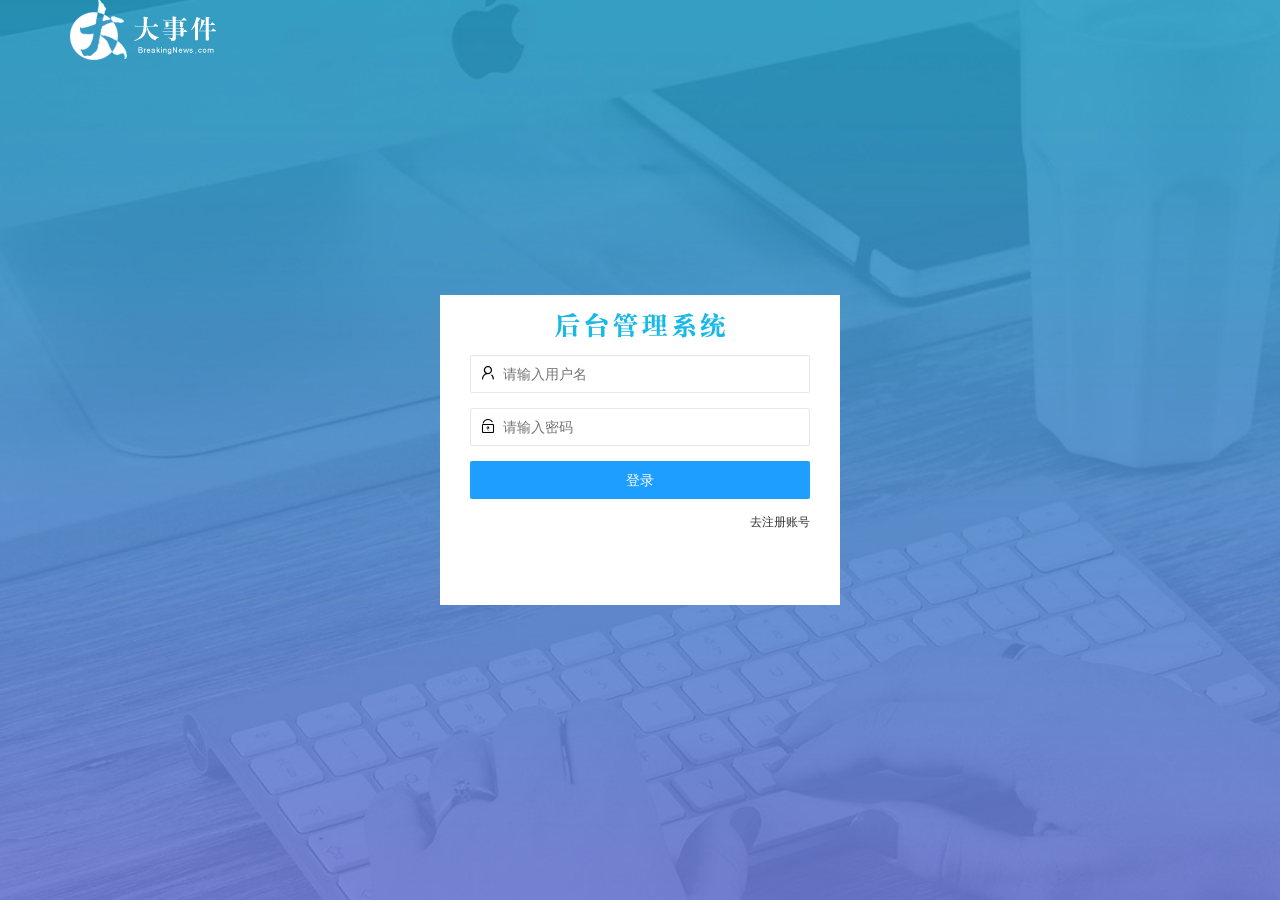
<file: login.html>
<!DOCTYPE html>
<html lang="zh-CN">

<head>
    <meta charset="UTF-8">
    <meta name="viewport" content="width=device-width, initial-scale=1.0">
    <title>大事件-登录/注册</title>
    <!-- 导入layui的样式表 -->
    <link rel="stylesheet" href="/assets/lib/layui/css/layui.css">
    <!-- 导入自己的样式表 -->
    <link rel="stylesheet" href="/assets/css/login.css">
</head>

<body>
    <!-- 头部的logo区域 -->
    <div class="layui-main">
        <img src="/assets/images/logo.png" alt="" />
    </div>
    <!-- 登录注册区域 -->
    <div class="loginAndRegBox">
        <div class="title-box"></div>
        <!-- 登录的div -->
        <div class="login-box">
            <!-- 登录的表单 -->
            <form class="layui-form" id="form_login">
                <!-- 用户名 -->
                <div class="layui-form-item">
                    <i class="layui-icon layui-icon-username"></i>
                    <input type="text" name="username" required lay-verify="required" placeholder="请输入用户名"
                        autocomplete="off" class="layui-input">
                </div>
                <!-- 密码框 -->
                <div class="layui-form-item">
                    <i class="layui-icon layui-icon-password"></i>
                    <input type="password" name="password" required lay-verify="required|pwd" placeholder="请输入密码"
                        autocomplete="off" class="layui-input">
                </div>
                <!-- 登录按钮 -->
                <div class="layui-form-item">
                    <button class="layui-btn layui-btn-fluid  layui-btn-normal" lay-submit>登录</button>
                </div>
                <div class="layui-form-item links">
                    <a href="javascript:;" id="link_reg">去注册账号</a>
                </div>
            </form>
        </div>
        <!-- 注册的div -->
        <div class="reg-box">
            <!-- 注册的表单 -->
            <form class="layui-form" id="form_reg">
                <!-- 用户名 -->
                <div class="layui-form-item">
                    <i class="layui-icon layui-icon-username"></i>
                    <input type="text" name="username" required lay-verify="required" placeholder="请输入用户名"
                        autocomplete="off" class="layui-input">
                </div>
                <!-- 密码框 -->
                <div class="layui-form-item">
                    <i class="layui-icon layui-icon-password"></i>
                    <input type="password" name="password" required lay-verify="required|pwd" placeholder="请输入密码"
                        autocomplete="off" class="layui-input">
                </div>
                <!-- 密码确认框 -->
                <div class="layui-form-item">
                    <i class="layui-icon layui-icon-password"></i>
                    <input type="password" name="repassword" required lay-verify="required|repwd" placeholder="再次确认密码"
                        autocomplete="off" class="layui-input">
                </div>
                <!-- 注册按钮 -->
                <div class="layui-form-item">
                    <button class="layui-btn layui-btn-fluid  layui-btn-normal" lay-submit>注册</button>
                </div>
                <div class="layui-form-item links">
                    <a href="javascript:;" id="link_login">去登录</a>
                </div>
            </form>
        </div>
    </div>
    <!-- 引入layui的js文件 -->
    <script src="/assets/lib/layui/layui.all.js"></script>
    <!-- 引入jquery文件 -->
    <script src="/assets/lib/jquery.js"></script>
    <!-- 导入自己封装的文件 -->
    <script src="/assets/js/baseAPI.js"></script>
    <!-- 引入自己的javascript文件 -->
    <script src="/assets/js/login.js"></script>

</body>

</html>
</file>
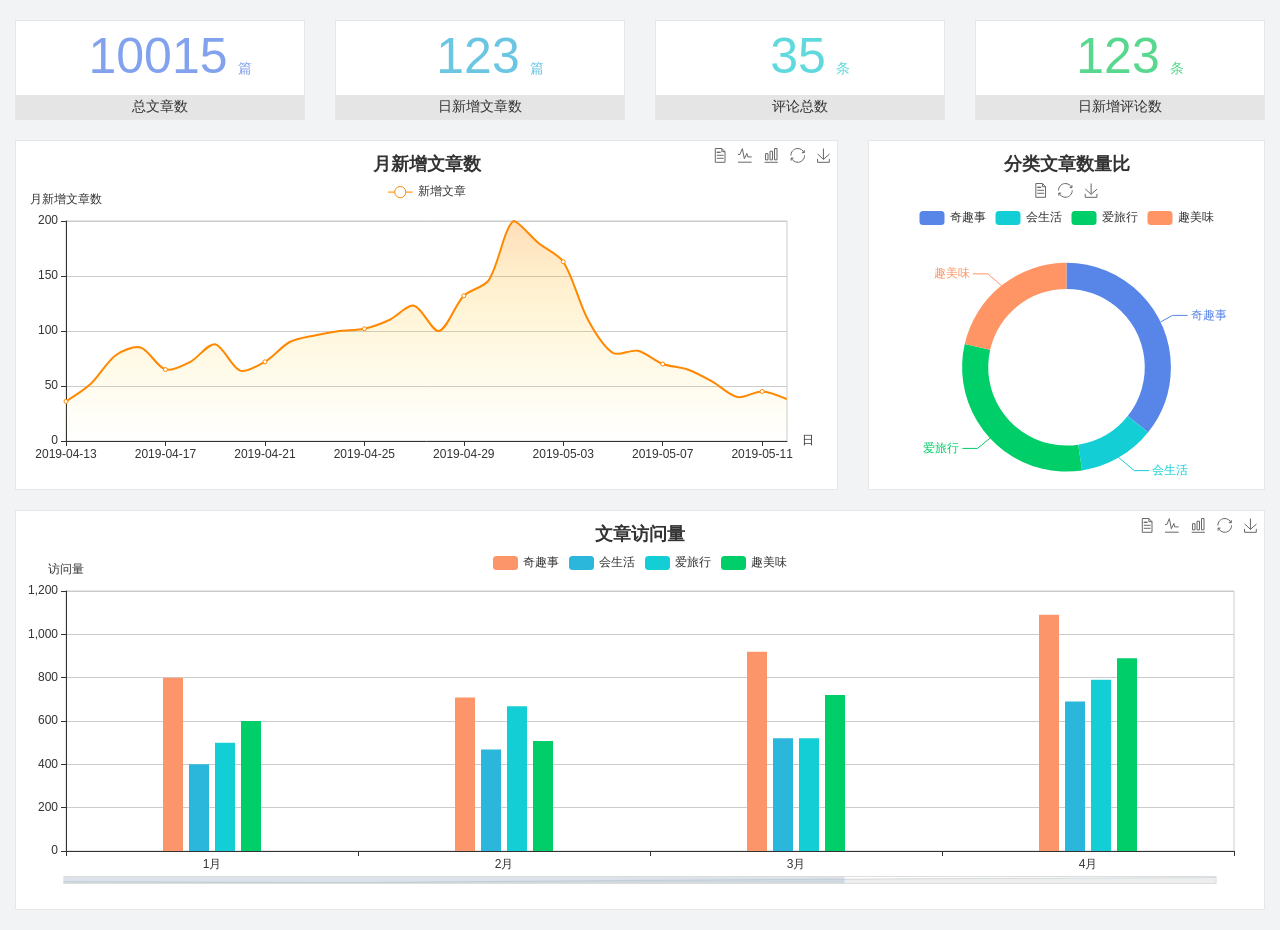
<file: home/dashboard.html>
<!DOCTYPE html>
<html lang="en">

<head>
  <meta charset="UTF-8">
  <meta name="viewport" content="width=device-width, initial-scale=1.0">
  <meta http-equiv="X-UA-Compatible" content="ie=edge">
  <title>图表统计</title>
  <link rel="stylesheet" href="../../assets/lib/bootstrap.css" />
  <link rel="stylesheet" href="../../assets/lib/main.css" />
  <script src="../../assets/lib/jquery.js"></script>
  <script type="text/javascript" src="../../assets/lib/echarts.min.js"></script>
</head>

<body>
  <div class="container-fluid">
    <div class="row spannel_list">
      <div class="col-sm-3 col-xs-6">
        <div class="spannel">
          <em>10015</em><span>篇</span>
          <b>总文章数</b>
        </div>
      </div>
      <div class="col-sm-3 col-xs-6">
        <div class="spannel scolor01">
          <em>123</em><span>篇</span>
          <b>日新增文章数</b>
        </div>
      </div>
      <div class="col-sm-3 col-xs-6">
        <div class="spannel scolor02">
          <em>35</em><span>条</span>
          <b>评论总数</b>
        </div>
      </div>
      <div class="col-sm-3 col-xs-6">
        <div class="spannel scolor03">
          <em>123</em><span>条</span>
          <b>日新增评论数</b>
        </div>
      </div>
    </div>
  </div>

  <div class="container-fluid">
    <div class="row curve-pie">
      <div class="col-lg-8 col-md-8">
        <div class="gragh_pannel" id="curve_show"></div>
      </div>
      <div class="col-lg-4 col-md-4">
        <div class="gragh_pannel" id="pie_show"></div>
      </div>
    </div>
  </div>

  <div class="container-fluid">
    <div class="column_pannel" id="column_show"></div>
  </div>

  <script>
    var oChart = echarts.init(document.getElementById('curve_show'));
    var aList_all = [
      { 'count': 36, 'date': '2019-04-13' },
      { 'count': 52, 'date': '2019-04-14' },
      { 'count': 78, 'date': '2019-04-15' },
      { 'count': 85, 'date': '2019-04-16' },
      { 'count': 65, 'date': '2019-04-17' },
      { 'count': 72, 'date': '2019-04-18' },
      { 'count': 88, 'date': '2019-04-19' },
      { 'count': 64, 'date': '2019-04-20' },
      { 'count': 72, 'date': '2019-04-21' },
      { 'count': 90, 'date': '2019-04-22' },
      { 'count': 96, 'date': '2019-04-23' },
      { 'count': 100, 'date': '2019-04-24' },
      { 'count': 102, 'date': '2019-04-25' },
      { 'count': 110, 'date': '2019-04-26' },
      { 'count': 123, 'date': '2019-04-27' },
      { 'count': 100, 'date': '2019-04-28' },
      { 'count': 132, 'date': '2019-04-29' },
      { 'count': 146, 'date': '2019-04-30' },
      { 'count': 200, 'date': '2019-05-01' },
      { 'count': 180, 'date': '2019-05-02' },
      { 'count': 163, 'date': '2019-05-03' },
      { 'count': 110, 'date': '2019-05-04' },
      { 'count': 80, 'date': '2019-05-05' },
      { 'count': 82, 'date': '2019-05-06' },
      { 'count': 70, 'date': '2019-05-07' },
      { 'count': 65, 'date': '2019-05-08' },
      { 'count': 54, 'date': '2019-05-09' },
      { 'count': 40, 'date': '2019-05-10' },
      { 'count': 45, 'date': '2019-05-11' },
      { 'count': 38, 'date': '2019-05-12' },
    ];

    let aCount = [];
    let aDate = [];

    for (var i = 0; i < aList_all.length; i++) {
      aCount.push(aList_all[i].count);
      aDate.push(aList_all[i].date);
    }

    var chartopt = {
      title: {
        text: '月新增文章数',
        left: 'center',
        top: '10'
      },
      tooltip: {
        trigger: 'axis'
      },
      legend: {
        data: ['新增文章'],
        top: '40'
      },
      toolbox: {
        show: true,
        feature: {
          mark: { show: true },
          dataView: { show: true, readOnly: false },
          magicType: { show: true, type: ['line', 'bar'] },
          restore: { show: true },
          saveAsImage: { show: true }
        }
      },
      calculable: true,
      xAxis: [
        {
          name: '日',
          type: 'category',
          boundaryGap: false,
          data: aDate
        }
      ],
      yAxis: [
        {
          name: '月新增文章数',
          type: 'value'
        }
      ],
      series: [
        {
          name: '新增文章',
          type: 'line',
          smooth: true,
          itemStyle: { normal: { areaStyle: { type: 'default' }, color: '#f80' }, lineStyle: { color: '#f80' } },
          data: aCount
        }],
      areaStyle: {
        normal: {
          color: new echarts.graphic.LinearGradient(0, 0, 0, 1, [{
            offset: 0,
            color: 'rgba(255,136,0,0.39)'
          }, {
            offset: .34,
            color: 'rgba(255,180,0,0.25)'
          }, {
            offset: 1,
            color: 'rgba(255,222,0,0.00)'
          }])

        }
      },
      grid: {
        show: true,
        x: 50,
        x2: 50,
        y: 80,
        height: 220
      }
    };

    oChart.setOption(chartopt);


    var oPie = echarts.init(document.getElementById('pie_show'));
    var oPieopt =
    {
      title: {
        top: 10,
        text: '分类文章数量比',
        x: 'center'
      },
      tooltip: {
        trigger: 'item',
        formatter: "{a} <br/>{b} : {c} ({d}%)"
      },
      color: ['#5885e8', '#13cfd5', '#00ce68', '#ff9565'],
      legend: {
        x: 'center',
        top: 65,
        data: ['奇趣事', '会生活', '爱旅行', '趣美味']
      },
      toolbox: {
        show: true,
        x: 'center',
        top: 35,
        feature: {
          mark: { show: true },
          dataView: { show: true, readOnly: false },
          magicType: {
            show: true,
            type: ['pie', 'funnel'],
            option: {
              funnel: {
                x: '25%',
                width: '50%',
                funnelAlign: 'left',
                max: 1548
              }
            }
          },
          restore: { show: true },
          saveAsImage: { show: true }
        }
      },
      calculable: true,
      series: [
        {
          name: '访问来源',
          type: 'pie',
          radius: ['45%', '60%'],
          center: ['50%', '65%'],
          data: [
            { value: 300, name: '奇趣事' },
            { value: 100, name: '会生活' },
            { value: 260, name: '爱旅行' },
            { value: 180, name: '趣美味' }
          ]
        }
      ]
    };
    oPie.setOption(oPieopt);



    var oColumn = this.echarts.init(document.getElementById('column_show'));
    var oColumnopt =
    {
      title: {
        text: '文章访问量',
        left: 'center',
        top: '10'
      },
      tooltip: {
        trigger: 'axis'
      },
      legend: {
        data: ['奇趣事', '会生活', '爱旅行', '趣美味'],
        top: '40'
      },
      toolbox: {
        show: true,
        feature: {
          mark: { show: true },
          dataView: { show: true, readOnly: false },
          magicType: { show: true, type: ['line', 'bar'] },
          restore: { show: true },
          saveAsImage: { show: true }
        }
      },
      calculable: true,
      xAxis: [
        {
          type: 'category',
          data: ['1月', '2月', '3月', '4月', '5月']
        }
      ],
      yAxis: [
        {
          name: '访问量',
          type: 'value'
        }
      ],
      series: [
        {
          name: '奇趣事',
          type: 'bar',
          barWidth: 20,
          itemStyle: {
            normal: { areaStyle: { type: 'default' }, color: '#fd956a' }
          },
          data: [800, 708, 920, 1090, 1200]
        },
        {
          name: '会生活',
          type: 'bar',
          barWidth: 20,
          itemStyle: {
            normal: { areaStyle: { type: 'default' }, color: '#2bb6db' }
          },
          data: [400, 468, 520, 690, 800]
        },
        {
          name: '爱旅行',
          type: 'bar',
          barWidth: 20,
          itemStyle: {
            normal: { areaStyle: { type: 'default' }, color: '#13cfd5' }
          },
          data: [500, 668, 520, 790, 900]
        },
        {
          name: '趣美味',
          type: 'bar',
          barWidth: 20,
          itemStyle: {
            normal: { areaStyle: { type: 'default' }, color: '#00ce68' }
          },
          data: [600, 508, 720, 890, 1000]
        }
      ],
      grid: {
        show: true,
        x: 50,
        x2: 30,
        y: 80,
        height: 260
      },
      dataZoom: [//给x轴设置滚动条
        {
          start: 0,//默认为0
          end: 100 - 1000 / 31,//默认为100
          type: 'slider',
          show: true,
          xAxisIndex: [0],
          handleSize: 0,//滑动条的 左右2个滑动条的大小
          height: 8,//组件高度
          left: 45, //左边的距离
          right: 50,//右边的距离
          bottom: 26,//右边的距离
          handleColor: '#ddd',//h滑动图标的颜色
          handleStyle: {
            borderColor: "#cacaca",
            borderWidth: "1",
            shadowBlur: 2,
            background: "#ddd",
            shadowColor: "#ddd",
          }
        }]
    };
    oColumn.setOption(oColumnopt);
  </script>
</body>

</html>
</file>
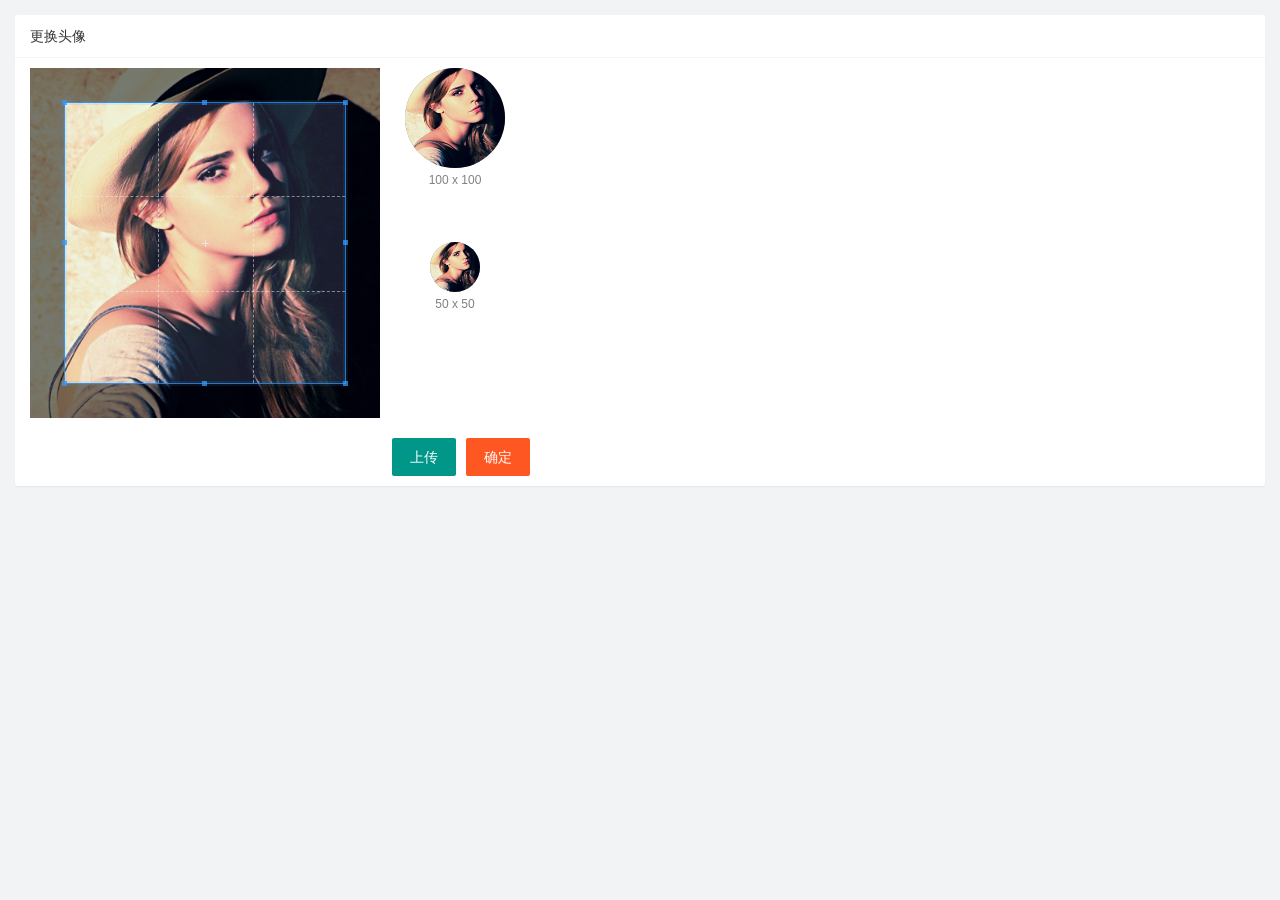
<file: user/user_avatar.html>
<!DOCTYPE html>
<html lang="zh-CN">

<head>
    <meta charset="UTF-8">
    <meta name="viewport" content="width=device-width, initial-scale=1.0">
    <title>Document</title>
    <link rel="stylesheet" href="/assets/lib/layui/css/layui.css">
    <link rel="stylesheet" href="/assets/lib/cropper/cropper.css" />
    <link rel="stylesheet" href="/assets/css/user/user_avatar.css">

</head>

<body>
    <div class="layui-card">
        <div class="layui-card-header">更换头像</div>
        <div class="layui-card-body">
            <!-- 第一行的图片裁剪和预览区域 -->
            <div class="row1">
                <!-- 图片裁剪区域 -->
                <div class="cropper-box">
                    <!-- 这个 img 标签很重要，将来会把它初始化为裁剪区域 -->
                    <img id="image" src="/assets/images/sample.jpg" />
                </div>
                <!-- 图片的预览区域 -->
                <div class="preview-box">
                    <div>
                        <!-- 宽高为 100px 的预览区域 -->
                        <div class="img-preview w100"></div>
                        <p class="size">100 x 100</p>
                    </div>
                    <div>
                        <!-- 宽高为 50px 的预览区域 -->
                        <div class="img-preview w50"></div>
                        <p class="size">50 x 50</p>
                    </div>
                </div>
            </div>
            <!-- 第二行的按钮区域 -->
            <div class="row2">
                <!-- accept属性可以指定,允许用户选择什么类型的文件 -->
                <input type="file" id="file" accept="image/png,image/jpeg">
                <button type="button" class="layui-btn" id="btnChooseImage">上传</button>
                <button type="button" class="layui-btn layui-btn-danger" id="btnUpload">确定</button>
            </div>
        </div>
    </div>
    <script src="/assets/lib/layui/layui.all.js"></script>
    <script src="/assets/lib/jquery.js"></script>
    <script src="/assets/lib/cropper/Cropper.js"></script>
    <script src="/assets/lib/cropper/jquery-cropper.js"></script>
    <script src="/assets/js/baseAPI.js"></script>
    <script src="/assets/js/user/user_avatar.js"></script>
</body>

</html>
</file>
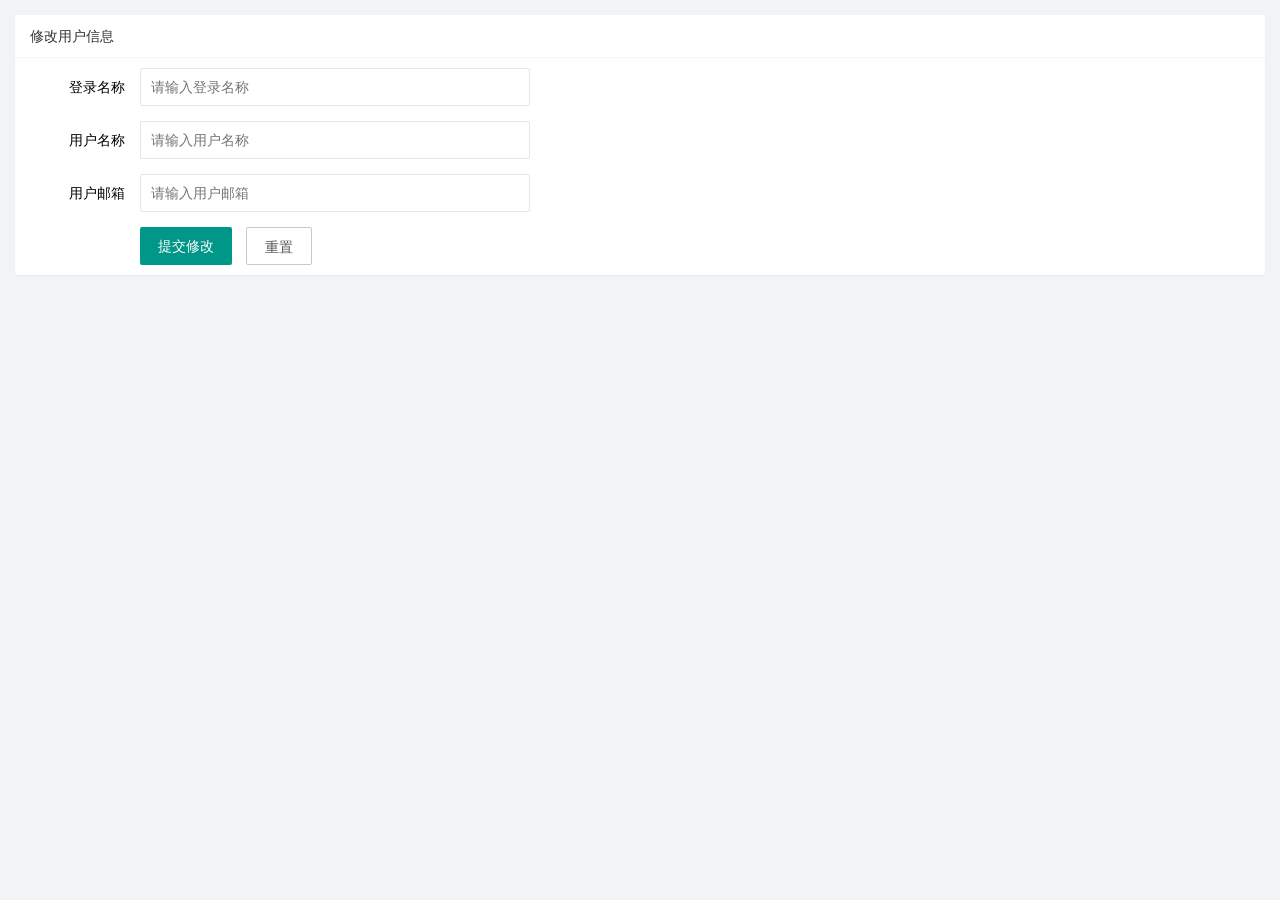
<file: user/user_info.html>
<!DOCTYPE html>
<html lang="zh-CN">

<head>
    <meta charset="UTF-8">
    <meta name="viewport" content="width=device-width, initial-scale=1.0">
    <title>Document</title>
    <!-- 导入layui的样式 -->
    <link rel="stylesheet" href="/assets/lib/layui/css/layui.css">
    <!-- 导入自己的样式 -->
    <link rel="stylesheet" href="/assets/css/user/user_info.css">
</head>

<body>
    <!-- 卡片区域 -->
    <div class="layui-card">
        <div class="layui-card-header">修改用户信息</div>
        <div class="layui-card-body">
            <form class="layui-form" lay-filter="formUserInfo">
                <!-- 这是隐藏域 -->
                <input type="hidden" name="id" value="" />
                <div class="layui-form-item">
                    <label class="layui-form-label">登录名称</label>
                    <div class="layui-input-block">
                        <input type="text" name="username" required lay-verify="required" placeholder="请输入登录名称"
                            autocomplete="off" class="layui-input" readonly>
                    </div>
                </div>
                <div class="layui-form-item">
                    <label class="layui-form-label">用户名称</label>
                    <div class="layui-input-block">
                        <input type="text" name="nickname" required lay-verify="required|nickname" placeholder="请输入用户名称"
                            autocomplete="off" class="layui-input">
                    </div>
                </div>
                <div class="layui-form-item">
                    <label class="layui-form-label">用户邮箱</label>
                    <div class="layui-input-block">
                        <input type="text" name="email" required lay-verify="required|email" placeholder="请输入用户邮箱"
                            autocomplete="off" class="layui-input">
                    </div>
                </div>
                <div class="layui-input-block">
                    <button class="layui-btn" lay-submit lay-filter="formDemo">提交修改</button>
                    <button type="reset" class="layui-btn layui-btn-primary" id="btnReset">重置</button>
                </div>
            </form>
        </div>
    </div>
    <!-- 导入layui的js -->
    <script src="/assets/lib/layui/layui.all.js"></script>
    <!-- 导入jquery文件 -->
    <script src="/assets/lib/jquery.js"></script>
    <!-- 导入baseAPI文件 -->
    <script src="/assets/js/baseAPI.js"></script>
    <!-- 导入自己的js -->
    <script src="/assets/js/user/user_info.js"></script>
</body>

</html>
</file>
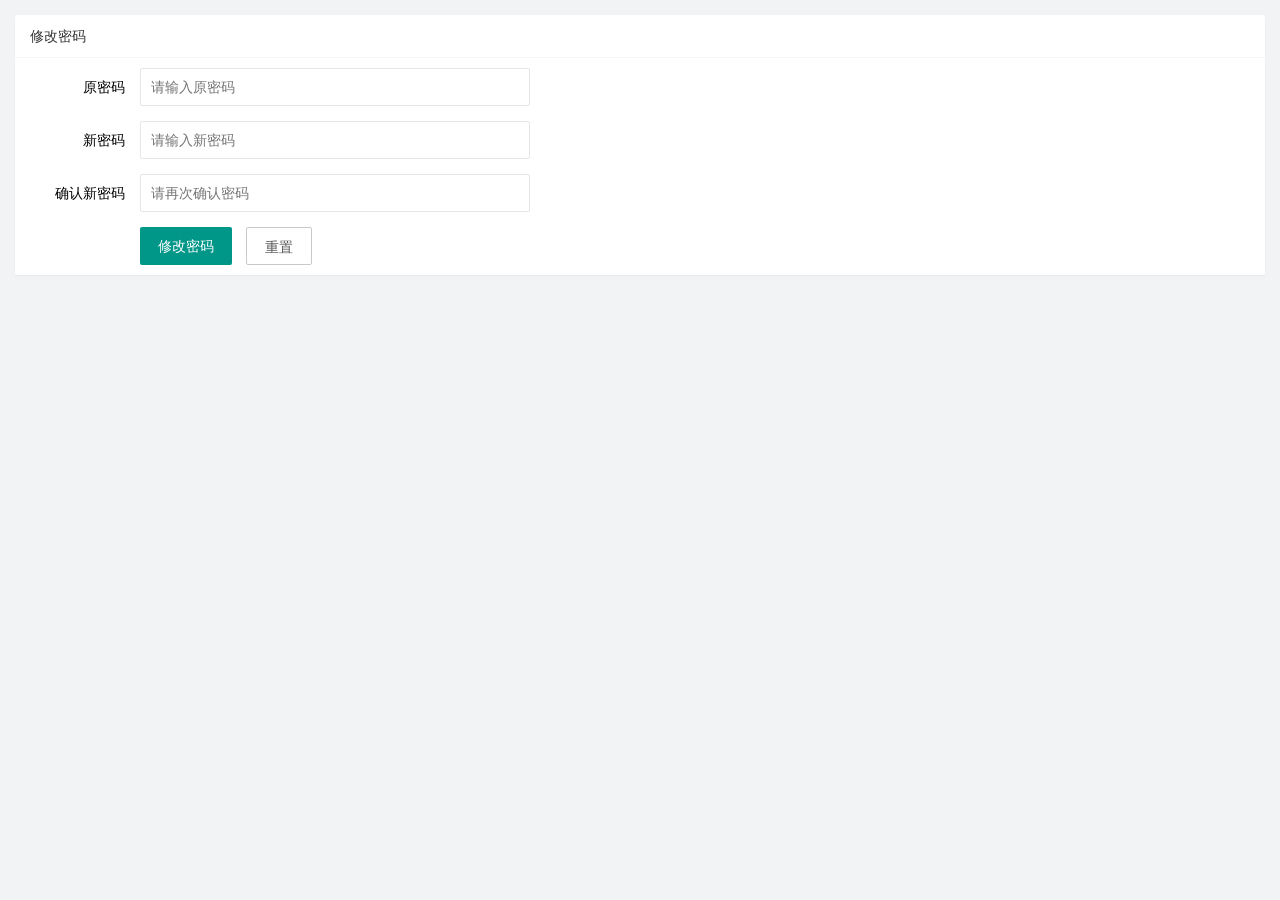
<file: user/user_pwd.html>
<!DOCTYPE html>
<html lang="zh-CN">

<head>
    <meta charset="UTF-8">
    <meta name="viewport" content="width=device-width, initial-scale=1.0">
    <title>Document</title>
    <link rel="stylesheet" href="/assets/lib/layui/css/layui.css">
    <link rel="stylesheet" href="/assets/css/user/user_pwd.css">
</head>

<body>
    <div class="layui-card">
        <div class="layui-card-header">修改密码</div>
        <div class="layui-card-body">
            <form class="layui-form" action="">
                <div class="layui-form-item">
                    <label class="layui-form-label">原密码</label>
                    <div class="layui-input-block">
                        <input type="password" name="oldPwd" required lay-verify="required|pwd" placeholder="请输入原密码"
                            autocomplete="off" class="layui-input">
                    </div>
                </div>
                <div class="layui-form-item">
                    <label class="layui-form-label">新密码</label>
                    <div class="layui-input-block">
                        <input type="password" name="newPwd" required lay-verify="required|pwd|samePwd"
                            placeholder="请输入新密码" autocomplete="off" class="layui-input">
                    </div>
                </div>
                <div class="layui-form-item">
                    <label class="layui-form-label">确认新密码</label>
                    <div class="layui-input-block">
                        <input type="password" name="rePwd" required lay-verify="required|pwd|rePwd"
                            placeholder="请再次确认密码" autocomplete="off" class="layui-input">
                    </div>
                </div>
                <div class="layui-input-block">
                    <button class="layui-btn" lay-submit lay-filter="formDemo">修改密码</button>
                    <button type="reset" class="layui-btn layui-btn-primary">重置</button>
                </div>
            </form>
        </div>
    </div>
    <!-- 导入layui的js文件 -->
    <script src="/assets/lib/layui/layui.all.js"></script>
    <!-- 导入jquery文件 -->
    <script src="/assets/lib/jquery.js"></script>
    <!-- 导入baseAPI文件 -->
    <script src="/assets/js/baseAPI.js"></script>
    <!-- 导入自己的js文件 -->
    <script src="/assets/js/user/user_pwd.js"></script>
</body>

</html>
</file>
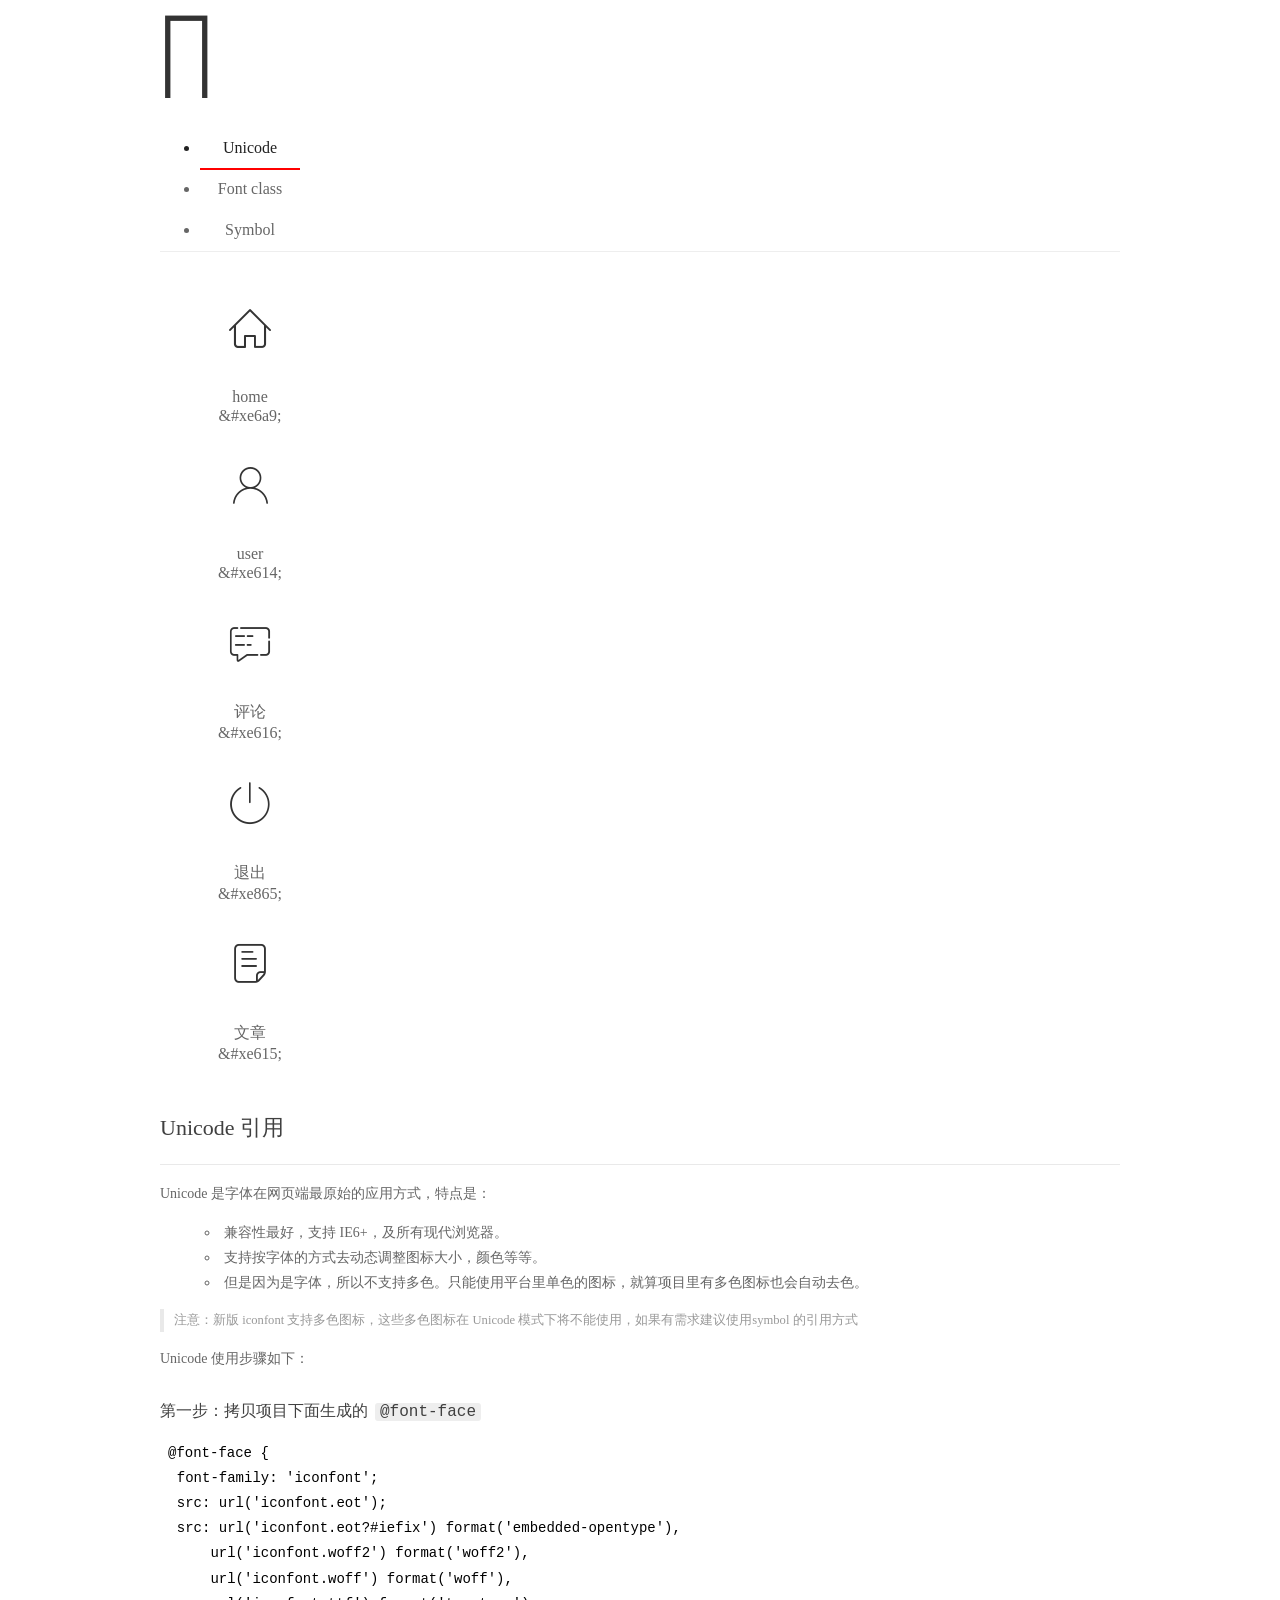
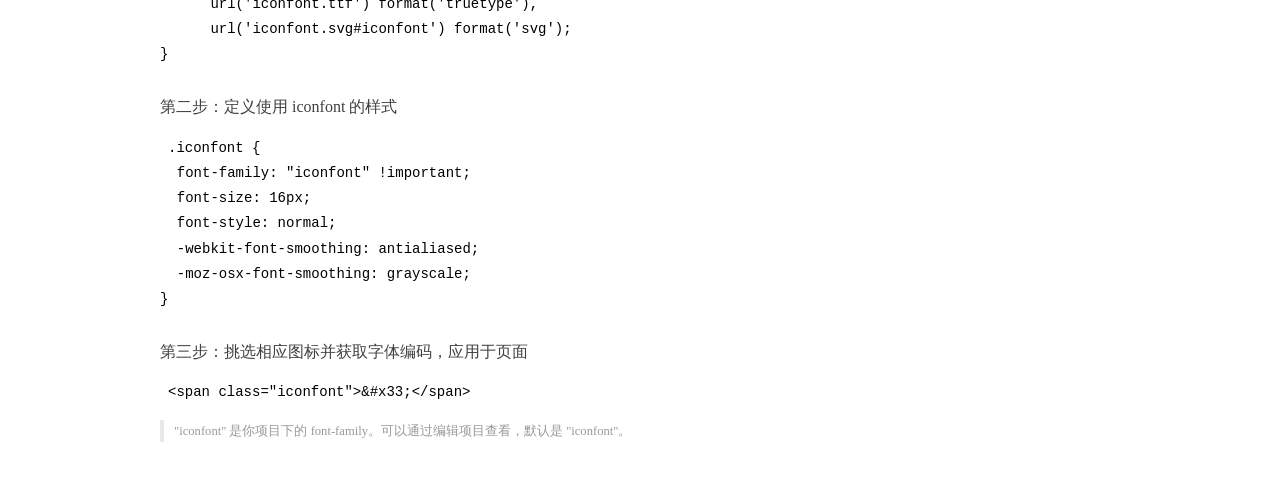
<file: assets/fonts/demo_index.html>
<!DOCTYPE html>
<html>
<head>
  <meta charset="utf-8"/>
  <title>IconFont Demo</title>
  <link rel="shortcut icon" href="https://gtms04.alicdn.com/tps/i4/TB1_oz6GVXXXXaFXpXXJDFnIXXX-64-64.ico" type="image/x-icon"/>
  <link rel="stylesheet" href="https://g.alicdn.com/thx/cube/1.3.2/cube.min.css">
  <link rel="stylesheet" href="demo.css">
  <link rel="stylesheet" href="iconfont.css">
  <script src="iconfont.js"></script>
  <!-- jQuery -->
  <script src="https://a1.alicdn.com/oss/uploads/2018/12/26/7bfddb60-08e8-11e9-9b04-53e73bb6408b.js"></script>
  <!-- 代码高亮 -->
  <script src="https://a1.alicdn.com/oss/uploads/2018/12/26/a3f714d0-08e6-11e9-8a15-ebf944d7534c.js"></script>
</head>
<body>
  <div class="main">
    <h1 class="logo"><a href="https://www.iconfont.cn/" title="iconfont 首页" target="_blank">&#xe86b;</a></h1>
    <div class="nav-tabs">
      <ul id="tabs" class="dib-box">
        <li class="dib active"><span>Unicode</span></li>
        <li class="dib"><span>Font class</span></li>
        <li class="dib"><span>Symbol</span></li>
      </ul>
      
    </div>
    <div class="tab-container">
      <div class="content unicode" style="display: block;">
          <ul class="icon_lists dib-box">
          
            <li class="dib">
              <span class="icon iconfont">&#xe6a9;</span>
                <div class="name">home</div>
                <div class="code-name">&amp;#xe6a9;</div>
              </li>
          
            <li class="dib">
              <span class="icon iconfont">&#xe614;</span>
                <div class="name">user</div>
                <div class="code-name">&amp;#xe614;</div>
              </li>
          
            <li class="dib">
              <span class="icon iconfont">&#xe616;</span>
                <div class="name">评论</div>
                <div class="code-name">&amp;#xe616;</div>
              </li>
          
            <li class="dib">
              <span class="icon iconfont">&#xe865;</span>
                <div class="name">退出</div>
                <div class="code-name">&amp;#xe865;</div>
              </li>
          
            <li class="dib">
              <span class="icon iconfont">&#xe615;</span>
                <div class="name">文章</div>
                <div class="code-name">&amp;#xe615;</div>
              </li>
          
          </ul>
          <div class="article markdown">
          <h2 id="unicode-">Unicode 引用</h2>
          <hr>

          <p>Unicode 是字体在网页端最原始的应用方式，特点是：</p>
          <ul>
            <li>兼容性最好，支持 IE6+，及所有现代浏览器。</li>
            <li>支持按字体的方式去动态调整图标大小，颜色等等。</li>
            <li>但是因为是字体，所以不支持多色。只能使用平台里单色的图标，就算项目里有多色图标也会自动去色。</li>
          </ul>
          <blockquote>
            <p>注意：新版 iconfont 支持多色图标，这些多色图标在 Unicode 模式下将不能使用，如果有需求建议使用symbol 的引用方式</p>
          </blockquote>
          <p>Unicode 使用步骤如下：</p>
          <h3 id="-font-face">第一步：拷贝项目下面生成的 <code>@font-face</code></h3>
<pre><code class="language-css"
>@font-face {
  font-family: 'iconfont';
  src: url('iconfont.eot');
  src: url('iconfont.eot?#iefix') format('embedded-opentype'),
      url('iconfont.woff2') format('woff2'),
      url('iconfont.woff') format('woff'),
      url('iconfont.ttf') format('truetype'),
      url('iconfont.svg#iconfont') format('svg');
}
</code></pre>
          <h3 id="-iconfont-">第二步：定义使用 iconfont 的样式</h3>
<pre><code class="language-css"
>.iconfont {
  font-family: "iconfont" !important;
  font-size: 16px;
  font-style: normal;
  -webkit-font-smoothing: antialiased;
  -moz-osx-font-smoothing: grayscale;
}
</code></pre>
          <h3 id="-">第三步：挑选相应图标并获取字体编码，应用于页面</h3>
<pre>
<code class="language-html"
>&lt;span class="iconfont"&gt;&amp;#x33;&lt;/span&gt;
</code></pre>
          <blockquote>
            <p>"iconfont" 是你项目下的 font-family。可以通过编辑项目查看，默认是 "iconfont"。</p>
          </blockquote>
          </div>
      </div>
      <div class="content font-class">
        <ul class="icon_lists dib-box">
          
          <li class="dib">
            <span class="icon iconfont icon-home"></span>
            <div class="name">
              home
            </div>
            <div class="code-name">.icon-home
            </div>
          </li>
          
          <li class="dib">
            <span class="icon iconfont icon-user"></span>
            <div class="name">
              user
            </div>
            <div class="code-name">.icon-user
            </div>
          </li>
          
          <li class="dib">
            <span class="icon iconfont icon-pinglun"></span>
            <div class="name">
              评论
            </div>
            <div class="code-name">.icon-pinglun
            </div>
          </li>
          
          <li class="dib">
            <span class="icon iconfont icon-tuichu"></span>
            <div class="name">
              退出
            </div>
            <div class="code-name">.icon-tuichu
            </div>
          </li>
          
          <li class="dib">
            <span class="icon iconfont icon-16"></span>
            <div class="name">
              文章
            </div>
            <div class="code-name">.icon-16
            </div>
          </li>
          
        </ul>
        <div class="article markdown">
        <h2 id="font-class-">font-class 引用</h2>
        <hr>

        <p>font-class 是 Unicode 使用方式的一种变种，主要是解决 Unicode 书写不直观，语意不明确的问题。</p>
        <p>与 Unicode 使用方式相比，具有如下特点：</p>
        <ul>
          <li>兼容性良好，支持 IE8+，及所有现代浏览器。</li>
          <li>相比于 Unicode 语意明确，书写更直观。可以很容易分辨这个 icon 是什么。</li>
          <li>因为使用 class 来定义图标，所以当要替换图标时，只需要修改 class 里面的 Unicode 引用。</li>
          <li>不过因为本质上还是使用的字体，所以多色图标还是不支持的。</li>
        </ul>
        <p>使用步骤如下：</p>
        <h3 id="-fontclass-">第一步：引入项目下面生成的 fontclass 代码：</h3>
<pre><code class="language-html">&lt;link rel="stylesheet" href="./iconfont.css"&gt;
</code></pre>
        <h3 id="-">第二步：挑选相应图标并获取类名，应用于页面：</h3>
<pre><code class="language-html">&lt;span class="iconfont icon-xxx"&gt;&lt;/span&gt;
</code></pre>
        <blockquote>
          <p>"
            iconfont" 是你项目下的 font-family。可以通过编辑项目查看，默认是 "iconfont"。</p>
        </blockquote>
      </div>
      </div>
      <div class="content symbol">
          <ul class="icon_lists dib-box">
          
            <li class="dib">
                <svg class="icon svg-icon" aria-hidden="true">
                  <use xlink:href="#icon-home"></use>
                </svg>
                <div class="name">home</div>
                <div class="code-name">#icon-home</div>
            </li>
          
            <li class="dib">
                <svg class="icon svg-icon" aria-hidden="true">
                  <use xlink:href="#icon-user"></use>
                </svg>
                <div class="name">user</div>
                <div class="code-name">#icon-user</div>
            </li>
          
            <li class="dib">
                <svg class="icon svg-icon" aria-hidden="true">
                  <use xlink:href="#icon-pinglun"></use>
                </svg>
                <div class="name">评论</div>
                <div class="code-name">#icon-pinglun</div>
            </li>
          
            <li class="dib">
                <svg class="icon svg-icon" aria-hidden="true">
                  <use xlink:href="#icon-tuichu"></use>
                </svg>
                <div class="name">退出</div>
                <div class="code-name">#icon-tuichu</div>
            </li>
          
            <li class="dib">
                <svg class="icon svg-icon" aria-hidden="true">
                  <use xlink:href="#icon-16"></use>
                </svg>
                <div class="name">文章</div>
                <div class="code-name">#icon-16</div>
            </li>
          
          </ul>
          <div class="article markdown">
          <h2 id="symbol-">Symbol 引用</h2>
          <hr>

          <p>这是一种全新的使用方式，应该说这才是未来的主流，也是平台目前推荐的用法。相关介绍可以参考这篇<a href="">文章</a>
            这种用法其实是做了一个 SVG 的集合，与另外两种相比具有如下特点：</p>
          <ul>
            <li>支持多色图标了，不再受单色限制。</li>
            <li>通过一些技巧，支持像字体那样，通过 <code>font-size</code>, <code>color</code> 来调整样式。</li>
            <li>兼容性较差，支持 IE9+，及现代浏览器。</li>
            <li>浏览器渲染 SVG 的性能一般，还不如 png。</li>
          </ul>
          <p>使用步骤如下：</p>
          <h3 id="-symbol-">第一步：引入项目下面生成的 symbol 代码：</h3>
<pre><code class="language-html">&lt;script src="./iconfont.js"&gt;&lt;/script&gt;
</code></pre>
          <h3 id="-css-">第二步：加入通用 CSS 代码（引入一次就行）：</h3>
<pre><code class="language-html">&lt;style&gt;
.icon {
  width: 1em;
  height: 1em;
  vertical-align: -0.15em;
  fill: currentColor;
  overflow: hidden;
}
&lt;/style&gt;
</code></pre>
          <h3 id="-">第三步：挑选相应图标并获取类名，应用于页面：</h3>
<pre><code class="language-html">&lt;svg class="icon" aria-hidden="true"&gt;
  &lt;use xlink:href="#icon-xxx"&gt;&lt;/use&gt;
&lt;/svg&gt;
</code></pre>
          </div>
      </div>

    </div>
  </div>
  <script>
  $(document).ready(function () {
      $('.tab-container .content:first').show()

      $('#tabs li').click(function (e) {
        var tabContent = $('.tab-container .content')
        var index = $(this).index()

        if ($(this).hasClass('active')) {
          return
        } else {
          $('#tabs li').removeClass('active')
          $(this).addClass('active')

          tabContent.hide().eq(index).fadeIn()
        }
      })
    })
  </script>
</body>
</html>
</file>
<file: assets/lib/layui/css/layui.css>
/** layui-v2.5.5 MIT License By https://www.layui.com */
 .layui-inline,img{display:inline-block;vertical-align:middle}h1,h2,h3,h4,h5,h6{font-weight:400}.layui-edge,.layui-header,.layui-inline,.layui-main{position:relative}.layui-body,.layui-edge,.layui-elip{overflow:hidden}.layui-btn,.layui-edge,.layui-inline,img{vertical-align:middle}.layui-btn,.layui-disabled,.layui-icon,.layui-unselect{-moz-user-select:none;-webkit-user-select:none;-ms-user-select:none}.layui-elip,.layui-form-checkbox span,.layui-form-pane .layui-form-label{text-overflow:ellipsis;white-space:nowrap}.layui-breadcrumb,.layui-tree-btnGroup{visibility:hidden}blockquote,body,button,dd,div,dl,dt,form,h1,h2,h3,h4,h5,h6,input,li,ol,p,pre,td,textarea,th,ul{margin:0;padding:0;-webkit-tap-highlight-color:rgba(0,0,0,0)}a:active,a:hover{outline:0}img{border:none}li{list-style:none}table{border-collapse:collapse;border-spacing:0}h4,h5,h6{font-size:100%}button,input,optgroup,option,select,textarea{font-family:inherit;font-size:inherit;font-style:inherit;font-weight:inherit;outline:0}pre{white-space:pre-wrap;white-space:-moz-pre-wrap;white-space:-pre-wrap;white-space:-o-pre-wrap;word-wrap:break-word}body{line-height:24px;font:14px Helvetica Neue,Helvetica,PingFang SC,Tahoma,Arial,sans-serif}hr{height:1px;margin:10px 0;border:0;clear:both}a{color:#333;text-decoration:none}a:hover{color:#777}a cite{font-style:normal;*cursor:pointer}.layui-border-box,.layui-border-box *{box-sizing:border-box}.layui-box,.layui-box *{box-sizing:content-box}.layui-clear{clear:both;*zoom:1}.layui-clear:after{content:'\20';clear:both;*zoom:1;display:block;height:0}.layui-inline{*display:inline;*zoom:1}.layui-edge{display:inline-block;width:0;height:0;border-width:6px;border-style:dashed;border-color:transparent}.layui-edge-top{top:-4px;border-bottom-color:#999;border-bottom-style:solid}.layui-edge-right{border-left-color:#999;border-left-style:solid}.layui-edge-bottom{top:2px;border-top-color:#999;border-top-style:solid}.layui-edge-left{border-right-color:#999;border-right-style:solid}.layui-disabled,.layui-disabled:hover{color:#d2d2d2!important;cursor:not-allowed!important}.layui-circle{border-radius:100%}.layui-show{display:block!important}.layui-hide{display:none!important}@font-face{font-family:layui-icon;src:url(../font/iconfont.eot?v=250);src:url(../font/iconfont.eot?v=250#iefix) format('embedded-opentype'),url(../font/iconfont.woff2?v=250) format('woff2'),url(../font/iconfont.woff?v=250) format('woff'),url(../font/iconfont.ttf?v=250) format('truetype'),url(../font/iconfont.svg?v=250#layui-icon) format('svg')}.layui-icon{font-family:layui-icon!important;font-size:16px;font-style:normal;-webkit-font-smoothing:antialiased;-moz-osx-font-smoothing:grayscale}.layui-icon-reply-fill:before{content:"\e611"}.layui-icon-set-fill:before{content:"\e614"}.layui-icon-menu-fill:before{content:"\e60f"}.layui-icon-search:before{content:"\e615"}.layui-icon-share:before{content:"\e641"}.layui-icon-set-sm:before{content:"\e620"}.layui-icon-engine:before{content:"\e628"}.layui-icon-close:before{content:"\1006"}.layui-icon-close-fill:before{content:"\1007"}.layui-icon-chart-screen:before{content:"\e629"}.layui-icon-star:before{content:"\e600"}.layui-icon-circle-dot:before{content:"\e617"}.layui-icon-chat:before{content:"\e606"}.layui-icon-release:before{content:"\e609"}.layui-icon-list:before{content:"\e60a"}.layui-icon-chart:before{content:"\e62c"}.layui-icon-ok-circle:before{content:"\1005"}.layui-icon-layim-theme:before{content:"\e61b"}.layui-icon-table:before{content:"\e62d"}.layui-icon-right:before{content:"\e602"}.layui-icon-left:before{content:"\e603"}.layui-icon-cart-simple:before{content:"\e698"}.layui-icon-face-cry:before{content:"\e69c"}.layui-icon-face-smile:before{content:"\e6af"}.layui-icon-survey:before{content:"\e6b2"}.layui-icon-tree:before{content:"\e62e"}.layui-icon-upload-circle:before{content:"\e62f"}.layui-icon-add-circle:before{content:"\e61f"}.layui-icon-download-circle:before{content:"\e601"}.layui-icon-templeate-1:before{content:"\e630"}.layui-icon-util:before{content:"\e631"}.layui-icon-face-surprised:before{content:"\e664"}.layui-icon-edit:before{content:"\e642"}.layui-icon-speaker:before{content:"\e645"}.layui-icon-down:before{content:"\e61a"}.layui-icon-file:before{content:"\e621"}.layui-icon-layouts:before{content:"\e632"}.layui-icon-rate-half:before{content:"\e6c9"}.layui-icon-add-circle-fine:before{content:"\e608"}.layui-icon-prev-circle:before{content:"\e633"}.layui-icon-read:before{content:"\e705"}.layui-icon-404:before{content:"\e61c"}.layui-icon-carousel:before{content:"\e634"}.layui-icon-help:before{content:"\e607"}.layui-icon-code-circle:before{content:"\e635"}.layui-icon-water:before{content:"\e636"}.layui-icon-username:before{content:"\e66f"}.layui-icon-find-fill:before{content:"\e670"}.layui-icon-about:before{content:"\e60b"}.layui-icon-location:before{content:"\e715"}.layui-icon-up:before{content:"\e619"}.layui-icon-pause:before{content:"\e651"}.layui-icon-date:before{content:"\e637"}.layui-icon-layim-uploadfile:before{content:"\e61d"}.layui-icon-delete:before{content:"\e640"}.layui-icon-play:before{content:"\e652"}.layui-icon-top:before{content:"\e604"}.layui-icon-friends:before{content:"\e612"}.layui-icon-refresh-3:before{content:"\e9aa"}.layui-icon-ok:before{content:"\e605"}.layui-icon-layer:before{content:"\e638"}.layui-icon-face-smile-fine:before{content:"\e60c"}.layui-icon-dollar:before{content:"\e659"}.layui-icon-group:before{content:"\e613"}.layui-icon-layim-download:before{content:"\e61e"}.layui-icon-picture-fine:before{content:"\e60d"}.layui-icon-link:before{content:"\e64c"}.layui-icon-diamond:before{content:"\e735"}.layui-icon-log:before{content:"\e60e"}.layui-icon-rate-solid:before{content:"\e67a"}.layui-icon-fonts-del:before{content:"\e64f"}.layui-icon-unlink:before{content:"\e64d"}.layui-icon-fonts-clear:before{content:"\e639"}.layui-icon-triangle-r:before{content:"\e623"}.layui-icon-circle:before{content:"\e63f"}.layui-icon-radio:before{content:"\e643"}.layui-icon-align-center:before{content:"\e647"}.layui-icon-align-right:before{content:"\e648"}.layui-icon-align-left:before{content:"\e649"}.layui-icon-loading-1:before{content:"\e63e"}.layui-icon-return:before{content:"\e65c"}.layui-icon-fonts-strong:before{content:"\e62b"}.layui-icon-upload:before{content:"\e67c"}.layui-icon-dialogue:before{content:"\e63a"}.layui-icon-video:before{content:"\e6ed"}.layui-icon-headset:before{content:"\e6fc"}.layui-icon-cellphone-fine:before{content:"\e63b"}.layui-icon-add-1:before{content:"\e654"}.layui-icon-face-smile-b:before{content:"\e650"}.layui-icon-fonts-html:before{content:"\e64b"}.layui-icon-form:before{content:"\e63c"}.layui-icon-cart:before{content:"\e657"}.layui-icon-camera-fill:before{content:"\e65d"}.layui-icon-tabs:before{content:"\e62a"}.layui-icon-fonts-code:before{content:"\e64e"}.layui-icon-fire:before{content:"\e756"}.layui-icon-set:before{content:"\e716"}.layui-icon-fonts-u:before{content:"\e646"}.layui-icon-triangle-d:before{content:"\e625"}.layui-icon-tips:before{content:"\e702"}.layui-icon-picture:before{content:"\e64a"}.layui-icon-more-vertical:before{content:"\e671"}.layui-icon-flag:before{content:"\e66c"}.layui-icon-loading:before{content:"\e63d"}.layui-icon-fonts-i:before{content:"\e644"}.layui-icon-refresh-1:before{content:"\e666"}.layui-icon-rmb:before{content:"\e65e"}.layui-icon-home:before{content:"\e68e"}.layui-icon-user:before{content:"\e770"}.layui-icon-notice:before{content:"\e667"}.layui-icon-login-weibo:before{content:"\e675"}.layui-icon-voice:before{content:"\e688"}.layui-icon-upload-drag:before{content:"\e681"}.layui-icon-login-qq:before{content:"\e676"}.layui-icon-snowflake:before{content:"\e6b1"}.layui-icon-file-b:before{content:"\e655"}.layui-icon-template:before{content:"\e663"}.layui-icon-auz:before{content:"\e672"}.layui-icon-console:before{content:"\e665"}.layui-icon-app:before{content:"\e653"}.layui-icon-prev:before{content:"\e65a"}.layui-icon-website:before{content:"\e7ae"}.layui-icon-next:before{content:"\e65b"}.layui-icon-component:before{content:"\e857"}.layui-icon-more:before{content:"\e65f"}.layui-icon-login-wechat:before{content:"\e677"}.layui-icon-shrink-right:before{content:"\e668"}.layui-icon-spread-left:before{content:"\e66b"}.layui-icon-camera:before{content:"\e660"}.layui-icon-note:before{content:"\e66e"}.layui-icon-refresh:before{content:"\e669"}.layui-icon-female:before{content:"\e661"}.layui-icon-male:before{content:"\e662"}.layui-icon-password:before{content:"\e673"}.layui-icon-senior:before{content:"\e674"}.layui-icon-theme:before{content:"\e66a"}.layui-icon-tread:before{content:"\e6c5"}.layui-icon-praise:before{content:"\e6c6"}.layui-icon-star-fill:before{content:"\e658"}.layui-icon-rate:before{content:"\e67b"}.layui-icon-template-1:before{content:"\e656"}.layui-icon-vercode:before{content:"\e679"}.layui-icon-cellphone:before{content:"\e678"}.layui-icon-screen-full:before{content:"\e622"}.layui-icon-screen-restore:before{content:"\e758"}.layui-icon-cols:before{content:"\e610"}.layui-icon-export:before{content:"\e67d"}.layui-icon-print:before{content:"\e66d"}.layui-icon-slider:before{content:"\e714"}.layui-icon-addition:before{content:"\e624"}.layui-icon-subtraction:before{content:"\e67e"}.layui-icon-service:before{content:"\e626"}.layui-icon-transfer:before{content:"\e691"}.layui-main{width:1140px;margin:0 auto}.layui-header{z-index:1000;height:60px}.layui-header a:hover{transition:all .5s;-webkit-transition:all .5s}.layui-side{position:fixed;left:0;top:0;bottom:0;z-index:999;width:200px;overflow-x:hidden}.layui-side-scroll{position:relative;width:220px;height:100%;overflow-x:hidden}.layui-body{position:absolute;left:200px;right:0;top:0;bottom:0;z-index:998;width:auto;overflow-y:auto;box-sizing:border-box}.layui-layout-body{overflow:hidden}.layui-layout-admin .layui-header{background-color:#23262E}.layui-layout-admin .layui-side{top:60px;width:200px;overflow-x:hidden}.layui-layout-admin .layui-body{position:fixed;top:60px;bottom:44px}.layui-layout-admin .layui-main{width:auto;margin:0 15px}.layui-layout-admin .layui-footer{position:fixed;left:200px;right:0;bottom:0;height:44px;line-height:44px;padding:0 15px;background-color:#eee}.layui-layout-admin .layui-logo{position:absolute;left:0;top:0;width:200px;height:100%;line-height:60px;text-align:center;color:#009688;font-size:16px}.layui-layout-admin .layui-header .layui-nav{background:0 0}.layui-layout-left{position:absolute!important;left:200px;top:0}.layui-layout-right{position:absolute!important;right:0;top:0}.layui-container{position:relative;margin:0 auto;padding:0 15px;box-sizing:border-box}.layui-fluid{position:relative;margin:0 auto;padding:0 15px}.layui-row:after,.layui-row:before{content:'';display:block;clear:both}.layui-col-lg1,.layui-col-lg10,.layui-col-lg11,.layui-col-lg12,.layui-col-lg2,.layui-col-lg3,.layui-col-lg4,.layui-col-lg5,.layui-col-lg6,.layui-col-lg7,.layui-col-lg8,.layui-col-lg9,.layui-col-md1,.layui-col-md10,.layui-col-md11,.layui-col-md12,.layui-col-md2,.layui-col-md3,.layui-col-md4,.layui-col-md5,.layui-col-md6,.layui-col-md7,.layui-col-md8,.layui-col-md9,.layui-col-sm1,.layui-col-sm10,.layui-col-sm11,.layui-col-sm12,.layui-col-sm2,.layui-col-sm3,.layui-col-sm4,.layui-col-sm5,.layui-col-sm6,.layui-col-sm7,.layui-col-sm8,.layui-col-sm9,.layui-col-xs1,.layui-col-xs10,.layui-col-xs11,.layui-col-xs12,.layui-col-xs2,.layui-col-xs3,.layui-col-xs4,.layui-col-xs5,.layui-col-xs6,.layui-col-xs7,.layui-col-xs8,.layui-col-xs9{position:relative;display:block;box-sizing:border-box}.layui-col-xs1,.layui-col-xs10,.layui-col-xs11,.layui-col-xs12,.layui-col-xs2,.layui-col-xs3,.layui-col-xs4,.layui-col-xs5,.layui-col-xs6,.layui-col-xs7,.layui-col-xs8,.layui-col-xs9{float:left}.layui-col-xs1{width:8.33333333%}.layui-col-xs2{width:16.66666667%}.layui-col-xs3{width:25%}.layui-col-xs4{width:33.33333333%}.layui-col-xs5{width:41.66666667%}.layui-col-xs6{width:50%}.layui-col-xs7{width:58.33333333%}.layui-col-xs8{width:66.66666667%}.layui-col-xs9{width:75%}.layui-col-xs10{width:83.33333333%}.layui-col-xs11{width:91.66666667%}.layui-col-xs12{width:100%}.layui-col-xs-offset1{margin-left:8.33333333%}.layui-col-xs-offset2{margin-left:16.66666667%}.layui-col-xs-offset3{margin-left:25%}.layui-col-xs-offset4{margin-left:33.33333333%}.layui-col-xs-offset5{margin-left:41.66666667%}.layui-col-xs-offset6{margin-left:50%}.layui-col-xs-offset7{margin-left:58.33333333%}.layui-col-xs-offset8{margin-left:66.66666667%}.layui-col-xs-offset9{margin-left:75%}.layui-col-xs-offset10{margin-left:83.33333333%}.layui-col-xs-offset11{margin-left:91.66666667%}.layui-col-xs-offset12{margin-left:100%}@media screen and (max-width:768px){.layui-hide-xs{display:none!important}.layui-show-xs-block{display:block!important}.layui-show-xs-inline{display:inline!important}.layui-show-xs-inline-block{display:inline-block!important}}@media screen and (min-width:768px){.layui-container{width:750px}.layui-hide-sm{display:none!important}.layui-show-sm-block{display:block!important}.layui-show-sm-inline{display:inline!important}.layui-show-sm-inline-block{display:inline-block!important}.layui-col-sm1,.layui-col-sm10,.layui-col-sm11,.layui-col-sm12,.layui-col-sm2,.layui-col-sm3,.layui-col-sm4,.layui-col-sm5,.layui-col-sm6,.layui-col-sm7,.layui-col-sm8,.layui-col-sm9{float:left}.layui-col-sm1{width:8.33333333%}.layui-col-sm2{width:16.66666667%}.layui-col-sm3{width:25%}.layui-col-sm4{width:33.33333333%}.layui-col-sm5{width:41.66666667%}.layui-col-sm6{width:50%}.layui-col-sm7{width:58.33333333%}.layui-col-sm8{width:66.66666667%}.layui-col-sm9{width:75%}.layui-col-sm10{width:83.33333333%}.layui-col-sm11{width:91.66666667%}.layui-col-sm12{width:100%}.layui-col-sm-offset1{margin-left:8.33333333%}.layui-col-sm-offset2{margin-left:16.66666667%}.layui-col-sm-offset3{margin-left:25%}.layui-col-sm-offset4{margin-left:33.33333333%}.layui-col-sm-offset5{margin-left:41.66666667%}.layui-col-sm-offset6{margin-left:50%}.layui-col-sm-offset7{margin-left:58.33333333%}.layui-col-sm-offset8{margin-left:66.66666667%}.layui-col-sm-offset9{margin-left:75%}.layui-col-sm-offset10{margin-left:83.33333333%}.layui-col-sm-offset11{margin-left:91.66666667%}.layui-col-sm-offset12{margin-left:100%}}@media screen and (min-width:992px){.layui-container{width:970px}.layui-hide-md{display:none!important}.layui-show-md-block{display:block!important}.layui-show-md-inline{display:inline!important}.layui-show-md-inline-block{display:inline-block!important}.layui-col-md1,.layui-col-md10,.layui-col-md11,.layui-col-md12,.layui-col-md2,.layui-col-md3,.layui-col-md4,.layui-col-md5,.layui-col-md6,.layui-col-md7,.layui-col-md8,.layui-col-md9{float:left}.layui-col-md1{width:8.33333333%}.layui-col-md2{width:16.66666667%}.layui-col-md3{width:25%}.layui-col-md4{width:33.33333333%}.layui-col-md5{width:41.66666667%}.layui-col-md6{width:50%}.layui-col-md7{width:58.33333333%}.layui-col-md8{width:66.66666667%}.layui-col-md9{width:75%}.layui-col-md10{width:83.33333333%}.layui-col-md11{width:91.66666667%}.layui-col-md12{width:100%}.layui-col-md-offset1{margin-left:8.33333333%}.layui-col-md-offset2{margin-left:16.66666667%}.layui-col-md-offset3{margin-left:25%}.layui-col-md-offset4{margin-left:33.33333333%}.layui-col-md-offset5{margin-left:41.66666667%}.layui-col-md-offset6{margin-left:50%}.layui-col-md-offset7{margin-left:58.33333333%}.layui-col-md-offset8{margin-left:66.66666667%}.layui-col-md-offset9{margin-left:75%}.layui-col-md-offset10{margin-left:83.33333333%}.layui-col-md-offset11{margin-left:91.66666667%}.layui-col-md-offset12{margin-left:100%}}@media screen and (min-width:1200px){.layui-container{width:1170px}.layui-hide-lg{display:none!important}.layui-show-lg-block{display:block!important}.layui-show-lg-inline{display:inline!important}.layui-show-lg-inline-block{display:inline-block!important}.layui-col-lg1,.layui-col-lg10,.layui-col-lg11,.layui-col-lg12,.layui-col-lg2,.layui-col-lg3,.layui-col-lg4,.layui-col-lg5,.layui-col-lg6,.layui-col-lg7,.layui-col-lg8,.layui-col-lg9{float:left}.layui-col-lg1{width:8.33333333%}.layui-col-lg2{width:16.66666667%}.layui-col-lg3{width:25%}.layui-col-lg4{width:33.33333333%}.layui-col-lg5{width:41.66666667%}.layui-col-lg6{width:50%}.layui-col-lg7{width:58.33333333%}.layui-col-lg8{width:66.66666667%}.layui-col-lg9{width:75%}.layui-col-lg10{width:83.33333333%}.layui-col-lg11{width:91.66666667%}.layui-col-lg12{width:100%}.layui-col-lg-offset1{margin-left:8.33333333%}.layui-col-lg-offset2{margin-left:16.66666667%}.layui-col-lg-offset3{margin-left:25%}.layui-col-lg-offset4{margin-left:33.33333333%}.layui-col-lg-offset5{margin-left:41.66666667%}.layui-col-lg-offset6{margin-left:50%}.layui-col-lg-offset7{margin-left:58.33333333%}.layui-col-lg-offset8{margin-left:66.66666667%}.layui-col-lg-offset9{margin-left:75%}.layui-col-lg-offset10{margin-left:83.33333333%}.layui-col-lg-offset11{margin-left:91.66666667%}.layui-col-lg-offset12{margin-left:100%}}.layui-col-space1{margin:-.5px}.layui-col-space1>*{padding:.5px}.layui-col-space3{margin:-1.5px}.layui-col-space3>*{padding:1.5px}.layui-col-space5{margin:-2.5px}.layui-col-space5>*{padding:2.5px}.layui-col-space8{margin:-3.5px}.layui-col-space8>*{padding:3.5px}.layui-col-space10{margin:-5px}.layui-col-space10>*{padding:5px}.layui-col-space12{margin:-6px}.layui-col-space12>*{padding:6px}.layui-col-space15{margin:-7.5px}.layui-col-space15>*{padding:7.5px}.layui-col-space18{margin:-9px}.layui-col-space18>*{padding:9px}.layui-col-space20{margin:-10px}.layui-col-space20>*{padding:10px}.layui-col-space22{margin:-11px}.layui-col-space22>*{padding:11px}.layui-col-space25{margin:-12.5px}.layui-col-space25>*{padding:12.5px}.layui-col-space30{margin:-15px}.layui-col-space30>*{padding:15px}.layui-btn,.layui-input,.layui-select,.layui-textarea,.layui-upload-button{outline:0;-webkit-appearance:none;transition:all .3s;-webkit-transition:all .3s;box-sizing:border-box}.layui-elem-quote{margin-bottom:10px;padding:15px;line-height:22px;border-left:5px solid #009688;border-radius:0 2px 2px 0;background-color:#f2f2f2}.layui-quote-nm{border-style:solid;border-width:1px 1px 1px 5px;background:0 0}.layui-elem-field{margin-bottom:10px;padding:0;border-width:1px;border-style:solid}.layui-elem-field legend{margin-left:20px;padding:0 10px;font-size:20px;font-weight:300}.layui-field-title{margin:10px 0 20px;border-width:1px 0 0}.layui-field-box{padding:10px 15px}.layui-field-title .layui-field-box{padding:10px 0}.layui-progress{position:relative;height:6px;border-radius:20px;background-color:#e2e2e2}.layui-progress-bar{position:absolute;left:0;top:0;width:0;max-width:100%;height:6px;border-radius:20px;text-align:right;background-color:#5FB878;transition:all .3s;-webkit-transition:all .3s}.layui-progress-big,.layui-progress-big .layui-progress-bar{height:18px;line-height:18px}.layui-progress-text{position:relative;top:-20px;line-height:18px;font-size:12px;color:#666}.layui-progress-big .layui-progress-text{position:static;padding:0 10px;color:#fff}.layui-collapse{border-width:1px;border-style:solid;border-radius:2px}.layui-colla-content,.layui-colla-item{border-top-width:1px;border-top-style:solid}.layui-colla-item:first-child{border-top:none}.layui-colla-title{position:relative;height:42px;line-height:42px;padding:0 15px 0 35px;color:#333;background-color:#f2f2f2;cursor:pointer;font-size:14px;overflow:hidden}.layui-colla-content{display:none;padding:10px 15px;line-height:22px;color:#666}.layui-colla-icon{position:absolute;left:15px;top:0;font-size:14px}.layui-card{margin-bottom:15px;border-radius:2px;background-color:#fff;box-shadow:0 1px 2px 0 rgba(0,0,0,.05)}.layui-card:last-child{margin-bottom:0}.layui-card-header{position:relative;height:42px;line-height:42px;padding:0 15px;border-bottom:1px solid #f6f6f6;color:#333;border-radius:2px 2px 0 0;font-size:14px}.layui-bg-black,.layui-bg-blue,.layui-bg-cyan,.layui-bg-green,.layui-bg-orange,.layui-bg-red{color:#fff!important}.layui-card-body{position:relative;padding:10px 15px;line-height:24px}.layui-card-body[pad15]{padding:15px}.layui-card-body[pad20]{padding:20px}.layui-card-body .layui-table{margin:5px 0}.layui-card .layui-tab{margin:0}.layui-panel-window{position:relative;padding:15px;border-radius:0;border-top:5px solid #E6E6E6;background-color:#fff}.layui-auxiliar-moving{position:fixed;left:0;right:0;top:0;bottom:0;width:100%;height:100%;background:0 0;z-index:9999999999}.layui-form-label,.layui-form-mid,.layui-form-select,.layui-input-block,.layui-input-inline,.layui-textarea{position:relative}.layui-bg-red{background-color:#FF5722!important}.layui-bg-orange{background-color:#FFB800!important}.layui-bg-green{background-color:#009688!important}.layui-bg-cyan{background-color:#2F4056!important}.layui-bg-blue{background-color:#1E9FFF!important}.layui-bg-black{background-color:#393D49!important}.layui-bg-gray{background-color:#eee!important;color:#666!important}.layui-badge-rim,.layui-colla-content,.layui-colla-item,.layui-collapse,.layui-elem-field,.layui-form-pane .layui-form-item[pane],.layui-form-pane .layui-form-label,.layui-input,.layui-layedit,.layui-layedit-tool,.layui-quote-nm,.layui-select,.layui-tab-bar,.layui-tab-card,.layui-tab-title,.layui-tab-title .layui-this:after,.layui-textarea{border-color:#e6e6e6}.layui-timeline-item:before,hr{background-color:#e6e6e6}.layui-text{line-height:22px;font-size:14px;color:#666}.layui-text h1,.layui-text h2,.layui-text h3{font-weight:500;color:#333}.layui-text h1{font-size:30px}.layui-text h2{font-size:24px}.layui-text h3{font-size:18px}.layui-text a:not(.layui-btn){color:#01AAED}.layui-text a:not(.layui-btn):hover{text-decoration:underline}.layui-text ul{padding:5px 0 5px 15px}.layui-text ul li{margin-top:5px;list-style-type:disc}.layui-text em,.layui-word-aux{color:#999!important;padding:0 5px!important}.layui-btn{display:inline-block;height:38px;line-height:38px;padding:0 18px;background-color:#009688;color:#fff;white-space:nowrap;text-align:center;font-size:14px;border:none;border-radius:2px;cursor:pointer}.layui-btn:hover{opacity:.8;filter:alpha(opacity=80);color:#fff}.layui-btn:active{opacity:1;filter:alpha(opacity=100)}.layui-btn+.layui-btn{margin-left:10px}.layui-btn-container{font-size:0}.layui-btn-container .layui-btn{margin-right:10px;margin-bottom:10px}.layui-btn-container .layui-btn+.layui-btn{margin-left:0}.layui-table .layui-btn-container .layui-btn{margin-bottom:9px}.layui-btn-radius{border-radius:100px}.layui-btn .layui-icon{margin-right:3px;font-size:18px;vertical-align:bottom;vertical-align:middle\9}.layui-btn-primary{border:1px solid #C9C9C9;background-color:#fff;color:#555}.layui-btn-primary:hover{border-color:#009688;color:#333}.layui-btn-normal{background-color:#1E9FFF}.layui-btn-warm{background-color:#FFB800}.layui-btn-danger{background-color:#FF5722}.layui-btn-checked{background-color:#5FB878}.layui-btn-disabled,.layui-btn-disabled:active,.layui-btn-disabled:hover{border:1px solid #e6e6e6;background-color:#FBFBFB;color:#C9C9C9;cursor:not-allowed;opacity:1}.layui-btn-lg{height:44px;line-height:44px;padding:0 25px;font-size:16px}.layui-btn-sm{height:30px;line-height:30px;padding:0 10px;font-size:12px}.layui-btn-sm i{font-size:16px!important}.layui-btn-xs{height:22px;line-height:22px;padding:0 5px;font-size:12px}.layui-btn-xs i{font-size:14px!important}.layui-btn-group{display:inline-block;vertical-align:middle;font-size:0}.layui-btn-group .layui-btn{margin-left:0!important;margin-right:0!important;border-left:1px solid rgba(255,255,255,.5);border-radius:0}.layui-btn-group .layui-btn-primary{border-left:none}.layui-btn-group .layui-btn-primary:hover{border-color:#C9C9C9;color:#009688}.layui-btn-group .layui-btn:first-child{border-left:none;border-radius:2px 0 0 2px}.layui-btn-group .layui-btn-primary:first-child{border-left:1px solid #c9c9c9}.layui-btn-group .layui-btn:last-child{border-radius:0 2px 2px 0}.layui-btn-group .layui-btn+.layui-btn{margin-left:0}.layui-btn-group+.layui-btn-group{margin-left:10px}.layui-btn-fluid{width:100%}.layui-input,.layui-select,.layui-textarea{height:38px;line-height:1.3;line-height:38px\9;border-width:1px;border-style:solid;background-color:#fff;border-radius:2px}.layui-input::-webkit-input-placeholder,.layui-select::-webkit-input-placeholder,.layui-textarea::-webkit-input-placeholder{line-height:1.3}.layui-input,.layui-textarea{display:block;width:100%;padding-left:10px}.layui-input:hover,.layui-textarea:hover{border-color:#D2D2D2!important}.layui-input:focus,.layui-textarea:focus{border-color:#C9C9C9!important}.layui-textarea{min-height:100px;height:auto;line-height:20px;padding:6px 10px;resize:vertical}.layui-select{padding:0 10px}.layui-form input[type=checkbox],.layui-form input[type=radio],.layui-form select{display:none}.layui-form [lay-ignore]{display:initial}.layui-form-item{margin-bottom:15px;clear:both;*zoom:1}.layui-form-item:after{content:'\20';clear:both;*zoom:1;display:block;height:0}.layui-form-label{float:left;display:block;padding:9px 15px;width:80px;font-weight:400;line-height:20px;text-align:right}.layui-form-label-col{display:block;float:none;padding:9px 0;line-height:20px;text-align:left}.layui-form-item .layui-inline{margin-bottom:5px;margin-right:10px}.layui-input-block{margin-left:110px;min-height:36px}.layui-input-inline{display:inline-block;vertical-align:middle}.layui-form-item .layui-input-inline{float:left;width:190px;margin-right:10px}.layui-form-text .layui-input-inline{width:auto}.layui-form-mid{float:left;display:block;padding:9px 0!important;line-height:20px;margin-right:10px}.layui-form-danger+.layui-form-select .layui-input,.layui-form-danger:focus{border-color:#FF5722!important}.layui-form-select .layui-input{padding-right:30px;cursor:pointer}.layui-form-select .layui-edge{position:absolute;right:10px;top:50%;margin-top:-3px;cursor:pointer;border-width:6px;border-top-color:#c2c2c2;border-top-style:solid;transition:all .3s;-webkit-transition:all .3s}.layui-form-select dl{display:none;position:absolute;left:0;top:42px;padding:5px 0;z-index:899;min-width:100%;border:1px solid #d2d2d2;max-height:300px;overflow-y:auto;background-color:#fff;border-radius:2px;box-shadow:0 2px 4px rgba(0,0,0,.12);box-sizing:border-box}.layui-form-select dl dd,.layui-form-select dl dt{padding:0 10px;line-height:36px;white-space:nowrap;overflow:hidden;text-overflow:ellipsis}.layui-form-select dl dt{font-size:12px;color:#999}.layui-form-select dl dd{cursor:pointer}.layui-form-select dl dd:hover{background-color:#f2f2f2;-webkit-transition:.5s all;transition:.5s all}.layui-form-select .layui-select-group dd{padding-left:20px}.layui-form-select dl dd.layui-select-tips{padding-left:10px!important;color:#999}.layui-form-select dl dd.layui-this{background-color:#5FB878;color:#fff}.layui-form-checkbox,.layui-form-select dl dd.layui-disabled{background-color:#fff}.layui-form-selected dl{display:block}.layui-form-checkbox,.layui-form-checkbox *,.layui-form-switch{display:inline-block;vertical-align:middle}.layui-form-selected .layui-edge{margin-top:-9px;-webkit-transform:rotate(180deg);transform:rotate(180deg);margin-top:-3px\9}:root .layui-form-selected .layui-edge{margin-top:-9px\0/IE9}.layui-form-selectup dl{top:auto;bottom:42px}.layui-select-none{margin:5px 0;text-align:center;color:#999}.layui-select-disabled .layui-disabled{border-color:#eee!important}.layui-select-disabled .layui-edge{border-top-color:#d2d2d2}.layui-form-checkbox{position:relative;height:30px;line-height:30px;margin-right:10px;padding-right:30px;cursor:pointer;font-size:0;-webkit-transition:.1s linear;transition:.1s linear;box-sizing:border-box}.layui-form-checkbox span{padding:0 10px;height:100%;font-size:14px;border-radius:2px 0 0 2px;background-color:#d2d2d2;color:#fff;overflow:hidden}.layui-form-checkbox:hover span{background-color:#c2c2c2}.layui-form-checkbox i{position:absolute;right:0;top:0;width:30px;height:28px;border:1px solid #d2d2d2;border-left:none;border-radius:0 2px 2px 0;color:#fff;font-size:20px;text-align:center}.layui-form-checkbox:hover i{border-color:#c2c2c2;color:#c2c2c2}.layui-form-checked,.layui-form-checked:hover{border-color:#5FB878}.layui-form-checked span,.layui-form-checked:hover span{background-color:#5FB878}.layui-form-checked i,.layui-form-checked:hover i{color:#5FB878}.layui-form-item .layui-form-checkbox{margin-top:4px}.layui-form-checkbox[lay-skin=primary]{height:auto!important;line-height:normal!important;min-width:18px;min-height:18px;border:none!important;margin-right:0;padding-left:28px;padding-right:0;background:0 0}.layui-form-checkbox[lay-skin=primary] span{padding-left:0;padding-right:15px;line-height:18px;background:0 0;color:#666}.layui-form-checkbox[lay-skin=primary] i{right:auto;left:0;width:16px;height:16px;line-height:16px;border:1px solid #d2d2d2;font-size:12px;border-radius:2px;background-color:#fff;-webkit-transition:.1s linear;transition:.1s linear}.layui-form-checkbox[lay-skin=primary]:hover i{border-color:#5FB878;color:#fff}.layui-form-checked[lay-skin=primary] i{border-color:#5FB878!important;background-color:#5FB878;color:#fff}.layui-checkbox-disbaled[lay-skin=primary] span{background:0 0!important;color:#c2c2c2}.layui-checkbox-disbaled[lay-skin=primary]:hover i{border-color:#d2d2d2}.layui-form-item .layui-form-checkbox[lay-skin=primary]{margin-top:10px}.layui-form-switch{position:relative;height:22px;line-height:22px;min-width:35px;padding:0 5px;margin-top:8px;border:1px solid #d2d2d2;border-radius:20px;cursor:pointer;background-color:#fff;-webkit-transition:.1s linear;transition:.1s linear}.layui-form-switch i{position:absolute;left:5px;top:3px;width:16px;height:16px;border-radius:20px;background-color:#d2d2d2;-webkit-transition:.1s linear;transition:.1s linear}.layui-form-switch em{position:relative;top:0;width:25px;margin-left:21px;padding:0!important;text-align:center!important;color:#999!important;font-style:normal!important;font-size:12px}.layui-form-onswitch{border-color:#5FB878;background-color:#5FB878}.layui-checkbox-disbaled,.layui-checkbox-disbaled i{border-color:#e2e2e2!important}.layui-form-onswitch i{left:100%;margin-left:-21px;background-color:#fff}.layui-form-onswitch em{margin-left:5px;margin-right:21px;color:#fff!important}.layui-checkbox-disbaled span{background-color:#e2e2e2!important}.layui-checkbox-disbaled:hover i{color:#fff!important}[lay-radio]{display:none}.layui-form-radio,.layui-form-radio *{display:inline-block;vertical-align:middle}.layui-form-radio{line-height:28px;margin:6px 10px 0 0;padding-right:10px;cursor:pointer;font-size:0}.layui-form-radio *{font-size:14px}.layui-form-radio>i{margin-right:8px;font-size:22px;color:#c2c2c2}.layui-form-radio>i:hover,.layui-form-radioed>i{color:#5FB878}.layui-radio-disbaled>i{color:#e2e2e2!important}.layui-form-pane .layui-form-label{width:110px;padding:8px 15px;height:38px;line-height:20px;border-width:1px;border-style:solid;border-radius:2px 0 0 2px;text-align:center;background-color:#FBFBFB;overflow:hidden;box-sizing:border-box}.layui-form-pane .layui-input-inline{margin-left:-1px}.layui-form-pane .layui-input-block{margin-left:110px;left:-1px}.layui-form-pane .layui-input{border-radius:0 2px 2px 0}.layui-form-pane .layui-form-text .layui-form-label{float:none;width:100%;border-radius:2px;box-sizing:border-box;text-align:left}.layui-form-pane .layui-form-text .layui-input-inline{display:block;margin:0;top:-1px;clear:both}.layui-form-pane .layui-form-text .layui-input-block{margin:0;left:0;top:-1px}.layui-form-pane .layui-form-text .layui-textarea{min-height:100px;border-radius:0 0 2px 2px}.layui-form-pane .layui-form-checkbox{margin:4px 0 4px 10px}.layui-form-pane .layui-form-radio,.layui-form-pane .layui-form-switch{margin-top:6px;margin-left:10px}.layui-form-pane .layui-form-item[pane]{position:relative;border-width:1px;border-style:solid}.layui-form-pane .layui-form-item[pane] .layui-form-label{position:absolute;left:0;top:0;height:100%;border-width:0 1px 0 0}.layui-form-pane .layui-form-item[pane] .layui-input-inline{margin-left:110px}@media screen and (max-width:450px){.layui-form-item .layui-form-label{text-overflow:ellipsis;overflow:hidden;white-space:nowrap}.layui-form-item .layui-inline{display:block;margin-right:0;margin-bottom:20px;clear:both}.layui-form-item .layui-inline:after{content:'\20';clear:both;display:block;height:0}.layui-form-item .layui-input-inline{display:block;float:none;left:-3px;width:auto;margin:0 0 10px 112px}.layui-form-item .layui-input-inline+.layui-form-mid{margin-left:110px;top:-5px;padding:0}.layui-form-item .layui-form-checkbox{margin-right:5px;margin-bottom:5px}}.layui-layedit{border-width:1px;border-style:solid;border-radius:2px}.layui-layedit-tool{padding:3px 5px;border-bottom-width:1px;border-bottom-style:solid;font-size:0}.layedit-tool-fixed{position:fixed;top:0;border-top:1px solid #e2e2e2}.layui-layedit-tool .layedit-tool-mid,.layui-layedit-tool .layui-icon{display:inline-block;vertical-align:middle;text-align:center;font-size:14px}.layui-layedit-tool .layui-icon{position:relative;width:32px;height:30px;line-height:30px;margin:3px 5px;color:#777;cursor:pointer;border-radius:2px}.layui-layedit-tool .layui-icon:hover{color:#393D49}.layui-layedit-tool .layui-icon:active{color:#000}.layui-layedit-tool .layedit-tool-active{background-color:#e2e2e2;color:#000}.layui-layedit-tool .layui-disabled,.layui-layedit-tool .layui-disabled:hover{color:#d2d2d2;cursor:not-allowed}.layui-layedit-tool .layedit-tool-mid{width:1px;height:18px;margin:0 10px;background-color:#d2d2d2}.layedit-tool-html{width:50px!important;font-size:30px!important}.layedit-tool-b,.layedit-tool-code,.layedit-tool-help{font-size:16px!important}.layedit-tool-d,.layedit-tool-face,.layedit-tool-image,.layedit-tool-unlink{font-size:18px!important}.layedit-tool-image input{position:absolute;font-size:0;left:0;top:0;width:100%;height:100%;opacity:.01;filter:Alpha(opacity=1);cursor:pointer}.layui-layedit-iframe iframe{display:block;width:100%}#LAY_layedit_code{overflow:hidden}.layui-laypage{display:inline-block;*display:inline;*zoom:1;vertical-align:middle;margin:10px 0;font-size:0}.layui-laypage>a:first-child,.layui-laypage>a:first-child em{border-radius:2px 0 0 2px}.layui-laypage>a:last-child,.layui-laypage>a:last-child em{border-radius:0 2px 2px 0}.layui-laypage>:first-child{margin-left:0!important}.layui-laypage>:last-child{margin-right:0!important}.layui-laypage a,.layui-laypage button,.layui-laypage input,.layui-laypage select,.layui-laypage span{border:1px solid #e2e2e2}.layui-laypage a,.layui-laypage span{display:inline-block;*display:inline;*zoom:1;vertical-align:middle;padding:0 15px;height:28px;line-height:28px;margin:0 -1px 5px 0;background-color:#fff;color:#333;font-size:12px}.layui-flow-more a *,.layui-laypage input,.layui-table-view select[lay-ignore]{display:inline-block}.layui-laypage a:hover{color:#009688}.layui-laypage em{font-style:normal}.layui-laypage .layui-laypage-spr{color:#999;font-weight:700}.layui-laypage a{text-decoration:none}.layui-laypage .layui-laypage-curr{position:relative}.layui-laypage .layui-laypage-curr em{position:relative;color:#fff}.layui-laypage .layui-laypage-curr .layui-laypage-em{position:absolute;left:-1px;top:-1px;padding:1px;width:100%;height:100%;background-color:#009688}.layui-laypage-em{border-radius:2px}.layui-laypage-next em,.layui-laypage-prev em{font-family:Sim sun;font-size:16px}.layui-laypage .layui-laypage-count,.layui-laypage .layui-laypage-limits,.layui-laypage .layui-laypage-refresh,.layui-laypage .layui-laypage-skip{margin-left:10px;margin-right:10px;padding:0;border:none}.layui-laypage .layui-laypage-limits,.layui-laypage .layui-laypage-refresh{vertical-align:top}.layui-laypage .layui-laypage-refresh i{font-size:18px;cursor:pointer}.layui-laypage select{height:22px;padding:3px;border-radius:2px;cursor:pointer}.layui-laypage .layui-laypage-skip{height:30px;line-height:30px;color:#999}.layui-laypage button,.layui-laypage input{height:30px;line-height:30px;border-radius:2px;vertical-align:top;background-color:#fff;box-sizing:border-box}.layui-laypage input{width:40px;margin:0 10px;padding:0 3px;text-align:center}.layui-laypage input:focus,.layui-laypage select:focus{border-color:#009688!important}.layui-laypage button{margin-left:10px;padding:0 10px;cursor:pointer}.layui-table,.layui-table-view{margin:10px 0}.layui-flow-more{margin:10px 0;text-align:center;color:#999;font-size:14px}.layui-flow-more a{height:32px;line-height:32px}.layui-flow-more a *{vertical-align:top}.layui-flow-more a cite{padding:0 20px;border-radius:3px;background-color:#eee;color:#333;font-style:normal}.layui-flow-more a cite:hover{opacity:.8}.layui-flow-more a i{font-size:30px;color:#737383}.layui-table{width:100%;background-color:#fff;color:#666}.layui-table tr{transition:all .3s;-webkit-transition:all .3s}.layui-table th{text-align:left;font-weight:400}.layui-table tbody tr:hover,.layui-table thead tr,.layui-table-click,.layui-table-header,.layui-table-hover,.layui-table-mend,.layui-table-patch,.layui-table-tool,.layui-table-total,.layui-table-total tr,.layui-table[lay-even] tr:nth-child(even){background-color:#f2f2f2}.layui-table td,.layui-table th,.layui-table-col-set,.layui-table-fixed-r,.layui-table-grid-down,.layui-table-header,.layui-table-page,.layui-table-tips-main,.layui-table-tool,.layui-table-total,.layui-table-view,.layui-table[lay-skin=line],.layui-table[lay-skin=row]{border-width:1px;border-style:solid;border-color:#e6e6e6}.layui-table td,.layui-table th{position:relative;padding:9px 15px;min-height:20px;line-height:20px;font-size:14px}.layui-table[lay-skin=line] td,.layui-table[lay-skin=line] th{border-width:0 0 1px}.layui-table[lay-skin=row] td,.layui-table[lay-skin=row] th{border-width:0 1px 0 0}.layui-table[lay-skin=nob] td,.layui-table[lay-skin=nob] th{border:none}.layui-table img{max-width:100px}.layui-table[lay-size=lg] td,.layui-table[lay-size=lg] th{padding:15px 30px}.layui-table-view .layui-table[lay-size=lg] .layui-table-cell{height:40px;line-height:40px}.layui-table[lay-size=sm] td,.layui-table[lay-size=sm] th{font-size:12px;padding:5px 10px}.layui-table-view .layui-table[lay-size=sm] .layui-table-cell{height:20px;line-height:20px}.layui-table[lay-data]{display:none}.layui-table-box{position:relative;overflow:hidden}.layui-table-view .layui-table{position:relative;width:auto;margin:0}.layui-table-view .layui-table[lay-skin=line]{border-width:0 1px 0 0}.layui-table-view .layui-table[lay-skin=row]{border-width:0 0 1px}.layui-table-view .layui-table td,.layui-table-view .layui-table th{padding:5px 0;border-top:none;border-left:none}.layui-table-view .layui-table th.layui-unselect .layui-table-cell span{cursor:pointer}.layui-table-view .layui-table td{cursor:default}.layui-table-view .layui-table td[data-edit=text]{cursor:text}.layui-table-view .layui-form-checkbox[lay-skin=primary] i{width:18px;height:18px}.layui-table-view .layui-form-radio{line-height:0;padding:0}.layui-table-view .layui-form-radio>i{margin:0;font-size:20px}.layui-table-init{position:absolute;left:0;top:0;width:100%;height:100%;text-align:center;z-index:110}.layui-table-init .layui-icon{position:absolute;left:50%;top:50%;margin:-15px 0 0 -15px;font-size:30px;color:#c2c2c2}.layui-table-header{border-width:0 0 1px;overflow:hidden}.layui-table-header .layui-table{margin-bottom:-1px}.layui-table-tool .layui-inline[lay-event]{position:relative;width:26px;height:26px;padding:5px;line-height:16px;margin-right:10px;text-align:center;color:#333;border:1px solid #ccc;cursor:pointer;-webkit-transition:.5s all;transition:.5s all}.layui-table-tool .layui-inline[lay-event]:hover{border:1px solid #999}.layui-table-tool-temp{padding-right:120px}.layui-table-tool-self{position:absolute;right:17px;top:10px}.layui-table-tool .layui-table-tool-self .layui-inline[lay-event]{margin:0 0 0 10px}.layui-table-tool-panel{position:absolute;top:29px;left:-1px;padding:5px 0;min-width:150px;min-height:40px;border:1px solid #d2d2d2;text-align:left;overflow-y:auto;background-color:#fff;box-shadow:0 2px 4px rgba(0,0,0,.12)}.layui-table-cell,.layui-table-tool-panel li{overflow:hidden;text-overflow:ellipsis;white-space:nowrap}.layui-table-tool-panel li{padding:0 10px;line-height:30px;-webkit-transition:.5s all;transition:.5s all}.layui-table-tool-panel li .layui-form-checkbox[lay-skin=primary]{width:100%;padding-left:28px}.layui-table-tool-panel li:hover{background-color:#f2f2f2}.layui-table-tool-panel li .layui-form-checkbox[lay-skin=primary] i{position:absolute;left:0;top:0}.layui-table-tool-panel li .layui-form-checkbox[lay-skin=primary] span{padding:0}.layui-table-tool .layui-table-tool-self .layui-table-tool-panel{left:auto;right:-1px}.layui-table-col-set{position:absolute;right:0;top:0;width:20px;height:100%;border-width:0 0 0 1px;background-color:#fff}.layui-table-sort{width:10px;height:20px;margin-left:5px;cursor:pointer!important}.layui-table-sort .layui-edge{position:absolute;left:5px;border-width:5px}.layui-table-sort .layui-table-sort-asc{top:3px;border-top:none;border-bottom-style:solid;border-bottom-color:#b2b2b2}.layui-table-sort .layui-table-sort-asc:hover{border-bottom-color:#666}.layui-table-sort .layui-table-sort-desc{bottom:5px;border-bottom:none;border-top-style:solid;border-top-color:#b2b2b2}.layui-table-sort .layui-table-sort-desc:hover{border-top-color:#666}.layui-table-sort[lay-sort=asc] .layui-table-sort-asc{border-bottom-color:#000}.layui-table-sort[lay-sort=desc] .layui-table-sort-desc{border-top-color:#000}.layui-table-cell{height:28px;line-height:28px;padding:0 15px;position:relative;box-sizing:border-box}.layui-table-cell .layui-form-checkbox[lay-skin=primary]{top:-1px;padding:0}.layui-table-cell .layui-table-link{color:#01AAED}.laytable-cell-checkbox,.laytable-cell-numbers,.laytable-cell-radio,.laytable-cell-space{padding:0;text-align:center}.layui-table-body{position:relative;overflow:auto;margin-right:-1px;margin-bottom:-1px}.layui-table-body .layui-none{line-height:26px;padding:15px;text-align:center;color:#999}.layui-table-fixed{position:absolute;left:0;top:0;z-index:101}.layui-table-fixed .layui-table-body{overflow:hidden}.layui-table-fixed-l{box-shadow:0 -1px 8px rgba(0,0,0,.08)}.layui-table-fixed-r{left:auto;right:-1px;border-width:0 0 0 1px;box-shadow:-1px 0 8px rgba(0,0,0,.08)}.layui-table-fixed-r .layui-table-header{position:relative;overflow:visible}.layui-table-mend{position:absolute;right:-49px;top:0;height:100%;width:50px}.layui-table-tool{position:relative;z-index:890;width:100%;min-height:50px;line-height:30px;padding:10px 15px;border-width:0 0 1px}.layui-table-tool .layui-btn-container{margin-bottom:-10px}.layui-table-page,.layui-table-total{border-width:1px 0 0;margin-bottom:-1px;overflow:hidden}.layui-table-page{position:relative;width:100%;padding:7px 7px 0;height:41px;font-size:12px;white-space:nowrap}.layui-table-page>div{height:26px}.layui-table-page .layui-laypage{margin:0}.layui-table-page .layui-laypage a,.layui-table-page .layui-laypage span{height:26px;line-height:26px;margin-bottom:10px;border:none;background:0 0}.layui-table-page .layui-laypage a,.layui-table-page .layui-laypage span.layui-laypage-curr{padding:0 12px}.layui-table-page .layui-laypage span{margin-left:0;padding:0}.layui-table-page .layui-laypage .layui-laypage-prev{margin-left:-7px!important}.layui-table-page .layui-laypage .layui-laypage-curr .layui-laypage-em{left:0;top:0;padding:0}.layui-table-page .layui-laypage button,.layui-table-page .layui-laypage input{height:26px;line-height:26px}.layui-table-page .layui-laypage input{width:40px}.layui-table-page .layui-laypage button{padding:0 10px}.layui-table-page select{height:18px}.layui-table-patch .layui-table-cell{padding:0;width:30px}.layui-table-edit{position:absolute;left:0;top:0;width:100%;height:100%;padding:0 14px 1px;border-radius:0;box-shadow:1px 1px 20px rgba(0,0,0,.15)}.layui-table-edit:focus{border-color:#5FB878!important}select.layui-table-edit{padding:0 0 0 10px;border-color:#C9C9C9}.layui-table-view .layui-form-checkbox,.layui-table-view .layui-form-radio,.layui-table-view .layui-form-switch{top:0;margin:0;box-sizing:content-box}.layui-table-view .layui-form-checkbox{top:-1px;height:26px;line-height:26px}.layui-table-view .layui-form-checkbox i{height:26px}.layui-table-grid .layui-table-cell{overflow:visible}.layui-table-grid-down{position:absolute;top:0;right:0;width:26px;height:100%;padding:5px 0;border-width:0 0 0 1px;text-align:center;background-color:#fff;color:#999;cursor:pointer}.layui-table-grid-down .layui-icon{position:absolute;top:50%;left:50%;margin:-8px 0 0 -8px}.layui-table-grid-down:hover{background-color:#fbfbfb}body .layui-table-tips .layui-layer-content{background:0 0;padding:0;box-shadow:0 1px 6px rgba(0,0,0,.12)}.layui-table-tips-main{margin:-44px 0 0 -1px;max-height:150px;padding:8px 15px;font-size:14px;overflow-y:scroll;background-color:#fff;color:#666}.layui-table-tips-c{position:absolute;right:-3px;top:-13px;width:20px;height:20px;padding:3px;cursor:pointer;background-color:#666;border-radius:50%;color:#fff}.layui-table-tips-c:hover{background-color:#777}.layui-table-tips-c:before{position:relative;right:-2px}.layui-upload-file{display:none!important;opacity:.01;filter:Alpha(opacity=1)}.layui-upload-drag,.layui-upload-form,.layui-upload-wrap{display:inline-block}.layui-upload-list{margin:10px 0}.layui-upload-choose{padding:0 10px;color:#999}.layui-upload-drag{position:relative;padding:30px;border:1px dashed #e2e2e2;background-color:#fff;text-align:center;cursor:pointer;color:#999}.layui-upload-drag .layui-icon{font-size:50px;color:#009688}.layui-upload-drag[lay-over]{border-color:#009688}.layui-upload-iframe{position:absolute;width:0;height:0;border:0;visibility:hidden}.layui-upload-wrap{position:relative;vertical-align:middle}.layui-upload-wrap .layui-upload-file{display:block!important;position:absolute;left:0;top:0;z-index:10;font-size:100px;width:100%;height:100%;opacity:.01;filter:Alpha(opacity=1);cursor:pointer}.layui-transfer-active,.layui-transfer-box{display:inline-block;vertical-align:middle}.layui-transfer-box,.layui-transfer-header,.layui-transfer-search{border-width:0;border-style:solid;border-color:#e6e6e6}.layui-transfer-box{position:relative;border-width:1px;width:200px;height:360px;border-radius:2px;background-color:#fff}.layui-transfer-box .layui-form-checkbox{width:100%;margin:0!important}.layui-transfer-header{height:38px;line-height:38px;padding:0 10px;border-bottom-width:1px}.layui-transfer-search{position:relative;padding:10px;border-bottom-width:1px}.layui-transfer-search .layui-input{height:32px;padding-left:30px;font-size:12px}.layui-transfer-search .layui-icon-search{position:absolute;left:20px;top:50%;margin-top:-8px;color:#666}.layui-transfer-active{margin:0 15px}.layui-transfer-active .layui-btn{display:block;margin:0;padding:0 15px;background-color:#5FB878;border-color:#5FB878;color:#fff}.layui-transfer-active .layui-btn-disabled{background-color:#FBFBFB;border-color:#e6e6e6;color:#C9C9C9}.layui-transfer-active .layui-btn:first-child{margin-bottom:15px}.layui-transfer-active .layui-btn .layui-icon{margin:0;font-size:14px!important}.layui-transfer-data{padding:5px 0;overflow:auto}.layui-transfer-data li{height:32px;line-height:32px;padding:0 10px}.layui-transfer-data li:hover{background-color:#f2f2f2;transition:.5s all}.layui-transfer-data .layui-none{padding:15px 10px;text-align:center;color:#999}.layui-nav{position:relative;padding:0 20px;background-color:#393D49;color:#fff;border-radius:2px;font-size:0;box-sizing:border-box}.layui-nav *{font-size:14px}.layui-nav .layui-nav-item{position:relative;display:inline-block;*display:inline;*zoom:1;vertical-align:middle;line-height:60px}.layui-nav .layui-nav-item a{display:block;padding:0 20px;color:#fff;color:rgba(255,255,255,.7);transition:all .3s;-webkit-transition:all .3s}.layui-nav .layui-this:after,.layui-nav-bar,.layui-nav-tree .layui-nav-itemed:after{position:absolute;left:0;top:0;width:0;height:5px;background-color:#5FB878;transition:all .2s;-webkit-transition:all .2s}.layui-nav-bar{z-index:1000}.layui-nav .layui-nav-item a:hover,.layui-nav .layui-this a{color:#fff}.layui-nav .layui-this:after{content:'';top:auto;bottom:0;width:100%}.layui-nav-img{width:30px;height:30px;margin-right:10px;border-radius:50%}.layui-nav .layui-nav-more{content:'';width:0;height:0;border-style:solid dashed dashed;border-color:#fff transparent transparent;overflow:hidden;cursor:pointer;transition:all .2s;-webkit-transition:all .2s;position:absolute;top:50%;right:3px;margin-top:-3px;border-width:6px;border-top-color:rgba(255,255,255,.7)}.layui-nav .layui-nav-mored,.layui-nav-itemed>a .layui-nav-more{margin-top:-9px;border-style:dashed dashed solid;border-color:transparent transparent #fff}.layui-nav-child{display:none;position:absolute;left:0;top:65px;min-width:100%;line-height:36px;padding:5px 0;box-shadow:0 2px 4px rgba(0,0,0,.12);border:1px solid #d2d2d2;background-color:#fff;z-index:100;border-radius:2px;white-space:nowrap}.layui-nav .layui-nav-child a{color:#333}.layui-nav .layui-nav-child a:hover{background-color:#f2f2f2;color:#000}.layui-nav-child dd{position:relative}.layui-nav .layui-nav-child dd.layui-this a,.layui-nav-child dd.layui-this{background-color:#5FB878;color:#fff}.layui-nav-child dd.layui-this:after{display:none}.layui-nav-tree{width:200px;padding:0}.layui-nav-tree .layui-nav-item{display:block;width:100%;line-height:45px}.layui-nav-tree .layui-nav-item a{position:relative;height:45px;line-height:45px;text-overflow:ellipsis;overflow:hidden;white-space:nowrap}.layui-nav-tree .layui-nav-item a:hover{background-color:#4E5465}.layui-nav-tree .layui-nav-bar{width:5px;height:0;background-color:#009688}.layui-nav-tree .layui-nav-child dd.layui-this,.layui-nav-tree .layui-nav-child dd.layui-this a,.layui-nav-tree .layui-this,.layui-nav-tree .layui-this>a,.layui-nav-tree .layui-this>a:hover{background-color:#009688;color:#fff}.layui-nav-tree .layui-this:after{display:none}.layui-nav-itemed>a,.layui-nav-tree .layui-nav-title a,.layui-nav-tree .layui-nav-title a:hover{color:#fff!important}.layui-nav-tree .layui-nav-child{position:relative;z-index:0;top:0;border:none;box-shadow:none}.layui-nav-tree .layui-nav-child a{height:40px;line-height:40px;color:#fff;color:rgba(255,255,255,.7)}.layui-nav-tree .layui-nav-child,.layui-nav-tree .layui-nav-child a:hover{background:0 0;color:#fff}.layui-nav-tree .layui-nav-more{right:10px}.layui-nav-itemed>.layui-nav-child{display:block;padding:0;background-color:rgba(0,0,0,.3)!important}.layui-nav-itemed>.layui-nav-child>.layui-this>.layui-nav-child{display:block}.layui-nav-side{position:fixed;top:0;bottom:0;left:0;overflow-x:hidden;z-index:999}.layui-bg-blue .layui-nav-bar,.layui-bg-blue .layui-nav-itemed:after,.layui-bg-blue .layui-this:after{background-color:#93D1FF}.layui-bg-blue .layui-nav-child dd.layui-this{background-color:#1E9FFF}.layui-bg-blue .layui-nav-itemed>a,.layui-nav-tree.layui-bg-blue .layui-nav-title a,.layui-nav-tree.layui-bg-blue .layui-nav-title a:hover{background-color:#007DDB!important}.layui-breadcrumb{font-size:0}.layui-breadcrumb>*{font-size:14px}.layui-breadcrumb a{color:#999!important}.layui-breadcrumb a:hover{color:#5FB878!important}.layui-breadcrumb a cite{color:#666;font-style:normal}.layui-breadcrumb span[lay-separator]{margin:0 10px;color:#999}.layui-tab{margin:10px 0;text-align:left!important}.layui-tab[overflow]>.layui-tab-title{overflow:hidden}.layui-tab-title{position:relative;left:0;height:40px;white-space:nowrap;font-size:0;border-bottom-width:1px;border-bottom-style:solid;transition:all .2s;-webkit-transition:all .2s}.layui-tab-title li{display:inline-block;*display:inline;*zoom:1;vertical-align:middle;font-size:14px;transition:all .2s;-webkit-transition:all .2s;position:relative;line-height:40px;min-width:65px;padding:0 15px;text-align:center;cursor:pointer}.layui-tab-title li a{display:block}.layui-tab-title .layui-this{color:#000}.layui-tab-title .layui-this:after{position:absolute;left:0;top:0;content:'';width:100%;height:41px;border-width:1px;border-style:solid;border-bottom-color:#fff;border-radius:2px 2px 0 0;box-sizing:border-box;pointer-events:none}.layui-tab-bar{position:absolute;right:0;top:0;z-index:10;width:30px;height:39px;line-height:39px;border-width:1px;border-style:solid;border-radius:2px;text-align:center;background-color:#fff;cursor:pointer}.layui-tab-bar .layui-icon{position:relative;display:inline-block;top:3px;transition:all .3s;-webkit-transition:all .3s}.layui-tab-item{display:none}.layui-tab-more{padding-right:30px;height:auto!important;white-space:normal!important}.layui-tab-more li.layui-this:after{border-bottom-color:#e2e2e2;border-radius:2px}.layui-tab-more .layui-tab-bar .layui-icon{top:-2px;top:3px\9;-webkit-transform:rotate(180deg);transform:rotate(180deg)}:root .layui-tab-more .layui-tab-bar .layui-icon{top:-2px\0/IE9}.layui-tab-content{padding:10px}.layui-tab-title li .layui-tab-close{position:relative;display:inline-block;width:18px;height:18px;line-height:20px;margin-left:8px;top:1px;text-align:center;font-size:14px;color:#c2c2c2;transition:all .2s;-webkit-transition:all .2s}.layui-tab-title li .layui-tab-close:hover{border-radius:2px;background-color:#FF5722;color:#fff}.layui-tab-brief>.layui-tab-title .layui-this{color:#009688}.layui-tab-brief>.layui-tab-more li.layui-this:after,.layui-tab-brief>.layui-tab-title .layui-this:after{border:none;border-radius:0;border-bottom:2px solid #5FB878}.layui-tab-brief[overflow]>.layui-tab-title .layui-this:after{top:-1px}.layui-tab-card{border-width:1px;border-style:solid;border-radius:2px;box-shadow:0 2px 5px 0 rgba(0,0,0,.1)}.layui-tab-card>.layui-tab-title{background-color:#f2f2f2}.layui-tab-card>.layui-tab-title li{margin-right:-1px;margin-left:-1px}.layui-tab-card>.layui-tab-title .layui-this{background-color:#fff}.layui-tab-card>.layui-tab-title .layui-this:after{border-top:none;border-width:1px;border-bottom-color:#fff}.layui-tab-card>.layui-tab-title .layui-tab-bar{height:40px;line-height:40px;border-radius:0;border-top:none;border-right:none}.layui-tab-card>.layui-tab-more .layui-this{background:0 0;color:#5FB878}.layui-tab-card>.layui-tab-more .layui-this:after{border:none}.layui-timeline{padding-left:5px}.layui-timeline-item{position:relative;padding-bottom:20px}.layui-timeline-axis{position:absolute;left:-5px;top:0;z-index:10;width:20px;height:20px;line-height:20px;background-color:#fff;color:#5FB878;border-radius:50%;text-align:center;cursor:pointer}.layui-timeline-axis:hover{color:#FF5722}.layui-timeline-item:before{content:'';position:absolute;left:5px;top:0;z-index:0;width:1px;height:100%}.layui-timeline-item:last-child:before{display:none}.layui-timeline-item:first-child:before{display:block}.layui-timeline-content{padding-left:25px}.layui-timeline-title{position:relative;margin-bottom:10px}.layui-badge,.layui-badge-dot,.layui-badge-rim{position:relative;display:inline-block;padding:0 6px;font-size:12px;text-align:center;background-color:#FF5722;color:#fff;border-radius:2px}.layui-badge{height:18px;line-height:18px}.layui-badge-dot{width:8px;height:8px;padding:0;border-radius:50%}.layui-badge-rim{height:18px;line-height:18px;border-width:1px;border-style:solid;background-color:#fff;color:#666}.layui-btn .layui-badge,.layui-btn .layui-badge-dot{margin-left:5px}.layui-nav .layui-badge,.layui-nav .layui-badge-dot{position:absolute;top:50%;margin:-8px 6px 0}.layui-tab-title .layui-badge,.layui-tab-title .layui-badge-dot{left:5px;top:-2px}.layui-carousel{position:relative;left:0;top:0;background-color:#f8f8f8}.layui-carousel>[carousel-item]{position:relative;width:100%;height:100%;overflow:hidden}.layui-carousel>[carousel-item]:before{position:absolute;content:'\e63d';left:50%;top:50%;width:100px;line-height:20px;margin:-10px 0 0 -50px;text-align:center;color:#c2c2c2;font-family:layui-icon!important;font-size:30px;font-style:normal;-webkit-font-smoothing:antialiased;-moz-osx-font-smoothing:grayscale}.layui-carousel>[carousel-item]>*{display:none;position:absolute;left:0;top:0;width:100%;height:100%;background-color:#f8f8f8;transition-duration:.3s;-webkit-transition-duration:.3s}.layui-carousel-updown>*{-webkit-transition:.3s ease-in-out up;transition:.3s ease-in-out up}.layui-carousel-arrow{display:none\9;opacity:0;position:absolute;left:10px;top:50%;margin-top:-18px;width:36px;height:36px;line-height:36px;text-align:center;font-size:20px;border:0;border-radius:50%;background-color:rgba(0,0,0,.2);color:#fff;-webkit-transition-duration:.3s;transition-duration:.3s;cursor:pointer}.layui-carousel-arrow[lay-type=add]{left:auto!important;right:10px}.layui-carousel:hover .layui-carousel-arrow[lay-type=add],.layui-carousel[lay-arrow=always] .layui-carousel-arrow[lay-type=add]{right:20px}.layui-carousel[lay-arrow=always] .layui-carousel-arrow{opacity:1;left:20px}.layui-carousel[lay-arrow=none] .layui-carousel-arrow{display:none}.layui-carousel-arrow:hover,.layui-carousel-ind ul:hover{background-color:rgba(0,0,0,.35)}.layui-carousel:hover .layui-carousel-arrow{display:block\9;opacity:1;left:20px}.layui-carousel-ind{position:relative;top:-35px;width:100%;line-height:0!important;text-align:center;font-size:0}.layui-carousel[lay-indicator=outside]{margin-bottom:30px}.layui-carousel[lay-indicator=outside] .layui-carousel-ind{top:10px}.layui-carousel[lay-indicator=outside] .layui-carousel-ind ul{background-color:rgba(0,0,0,.5)}.layui-carousel[lay-indicator=none] .layui-carousel-ind{display:none}.layui-carousel-ind ul{display:inline-block;padding:5px;background-color:rgba(0,0,0,.2);border-radius:10px;-webkit-transition-duration:.3s;transition-duration:.3s}.layui-carousel-ind li{display:inline-block;width:10px;height:10px;margin:0 3px;font-size:14px;background-color:#e2e2e2;background-color:rgba(255,255,255,.5);border-radius:50%;cursor:pointer;-webkit-transition-duration:.3s;transition-duration:.3s}.layui-carousel-ind li:hover{background-color:rgba(255,255,255,.7)}.layui-carousel-ind li.layui-this{background-color:#fff}.layui-carousel>[carousel-item]>.layui-carousel-next,.layui-carousel>[carousel-item]>.layui-carousel-prev,.layui-carousel>[carousel-item]>.layui-this{display:block}.layui-carousel>[carousel-item]>.layui-this{left:0}.layui-carousel>[carousel-item]>.layui-carousel-prev{left:-100%}.layui-carousel>[carousel-item]>.layui-carousel-next{left:100%}.layui-carousel>[carousel-item]>.layui-carousel-next.layui-carousel-left,.layui-carousel>[carousel-item]>.layui-carousel-prev.layui-carousel-right{left:0}.layui-carousel>[carousel-item]>.layui-this.layui-carousel-left{left:-100%}.layui-carousel>[carousel-item]>.layui-this.layui-carousel-right{left:100%}.layui-carousel[lay-anim=updown] .layui-carousel-arrow{left:50%!important;top:20px;margin:0 0 0 -18px}.layui-carousel[lay-anim=updown]>[carousel-item]>*,.layui-carousel[lay-anim=fade]>[carousel-item]>*{left:0!important}.layui-carousel[lay-anim=updown] .layui-carousel-arrow[lay-type=add]{top:auto!important;bottom:20px}.layui-carousel[lay-anim=updown] .layui-carousel-ind{position:absolute;top:50%;right:20px;width:auto;height:auto}.layui-carousel[lay-anim=updown] .layui-carousel-ind ul{padding:3px 5px}.layui-carousel[lay-anim=updown] .layui-carousel-ind li{display:block;margin:6px 0}.layui-carousel[lay-anim=updown]>[carousel-item]>.layui-this{top:0}.layui-carousel[lay-anim=updown]>[carousel-item]>.layui-carousel-prev{top:-100%}.layui-carousel[lay-anim=updown]>[carousel-item]>.layui-carousel-next{top:100%}.layui-carousel[lay-anim=updown]>[carousel-item]>.layui-carousel-next.layui-carousel-left,.layui-carousel[lay-anim=updown]>[carousel-item]>.layui-carousel-prev.layui-carousel-right{top:0}.layui-carousel[lay-anim=updown]>[carousel-item]>.layui-this.layui-carousel-left{top:-100%}.layui-carousel[lay-anim=updown]>[carousel-item]>.layui-this.layui-carousel-right{top:100%}.layui-carousel[lay-anim=fade]>[carousel-item]>.layui-carousel-next,.layui-carousel[lay-anim=fade]>[carousel-item]>.layui-carousel-prev{opacity:0}.layui-carousel[lay-anim=fade]>[carousel-item]>.layui-carousel-next.layui-carousel-left,.layui-carousel[lay-anim=fade]>[carousel-item]>.layui-carousel-prev.layui-carousel-right{opacity:1}.layui-carousel[lay-anim=fade]>[carousel-item]>.layui-this.layui-carousel-left,.layui-carousel[lay-anim=fade]>[carousel-item]>.layui-this.layui-carousel-right{opacity:0}.layui-fixbar{position:fixed;right:15px;bottom:15px;z-index:999999}.layui-fixbar li{width:50px;height:50px;line-height:50px;margin-bottom:1px;text-align:center;cursor:pointer;font-size:30px;background-color:#9F9F9F;color:#fff;border-radius:2px;opacity:.95}.layui-fixbar li:hover{opacity:.85}.layui-fixbar li:active{opacity:1}.layui-fixbar .layui-fixbar-top{display:none;font-size:40px}body .layui-util-face{border:none;background:0 0}body .layui-util-face .layui-layer-content{padding:0;background-color:#fff;color:#666;box-shadow:none}.layui-util-face .layui-layer-TipsG{display:none}.layui-util-face ul{position:relative;width:372px;padding:10px;border:1px solid #D9D9D9;background-color:#fff;box-shadow:0 0 20px rgba(0,0,0,.2)}.layui-util-face ul li{cursor:pointer;float:left;border:1px solid #e8e8e8;height:22px;width:26px;overflow:hidden;margin:-1px 0 0 -1px;padding:4px 2px;text-align:center}.layui-util-face ul li:hover{position:relative;z-index:2;border:1px solid #eb7350;background:#fff9ec}.layui-code{position:relative;margin:10px 0;padding:15px;line-height:20px;border:1px solid #ddd;border-left-width:6px;background-color:#F2F2F2;color:#333;font-family:Courier New;font-size:12px}.layui-rate,.layui-rate *{display:inline-block;vertical-align:middle}.layui-rate{padding:10px 5px 10px 0;font-size:0}.layui-rate li i.layui-icon{font-size:20px;color:#FFB800;margin-right:5px;transition:all .3s;-webkit-transition:all .3s}.layui-rate li i:hover{cursor:pointer;transform:scale(1.12);-webkit-transform:scale(1.12)}.layui-rate[readonly] li i:hover{cursor:default;transform:scale(1)}.layui-colorpicker{width:26px;height:26px;border:1px solid #e6e6e6;padding:5px;border-radius:2px;line-height:24px;display:inline-block;cursor:pointer;transition:all .3s;-webkit-transition:all .3s}.layui-colorpicker:hover{border-color:#d2d2d2}.layui-colorpicker.layui-colorpicker-lg{width:34px;height:34px;line-height:32px}.layui-colorpicker.layui-colorpicker-sm{width:24px;height:24px;line-height:22px}.layui-colorpicker.layui-colorpicker-xs{width:22px;height:22px;line-height:20px}.layui-colorpicker-trigger-bgcolor{display:block;background:url([data-uri]);border-radius:2px}.layui-colorpicker-trigger-span{display:block;height:100%;box-sizing:border-box;border:1px solid rgba(0,0,0,.15);border-radius:2px;text-align:center}.layui-colorpicker-trigger-i{display:inline-block;color:#FFF;font-size:12px}.layui-colorpicker-trigger-i.layui-icon-close{color:#999}.layui-colorpicker-main{position:absolute;z-index:66666666;width:280px;padding:7px;background:#FFF;border:1px solid #d2d2d2;border-radius:2px;box-shadow:0 2px 4px rgba(0,0,0,.12)}.layui-colorpicker-main-wrapper{height:180px;position:relative}.layui-colorpicker-basis{width:260px;height:100%;position:relative}.layui-colorpicker-basis-white{width:100%;height:100%;position:absolute;top:0;left:0;background:linear-gradient(90deg,#FFF,hsla(0,0%,100%,0))}.layui-colorpicker-basis-black{width:100%;height:100%;position:absolute;top:0;left:0;background:linear-gradient(0deg,#000,transparent)}.layui-colorpicker-basis-cursor{width:10px;height:10px;border:1px solid #FFF;border-radius:50%;position:absolute;top:-3px;right:-3px;cursor:pointer}.layui-colorpicker-side{position:absolute;top:0;right:0;width:12px;height:100%;background:linear-gradient(red,#FF0,#0F0,#0FF,#00F,#F0F,red)}.layui-colorpicker-side-slider{width:100%;height:5px;box-shadow:0 0 1px #888;box-sizing:border-box;background:#FFF;border-radius:1px;border:1px solid #f0f0f0;cursor:pointer;position:absolute;left:0}.layui-colorpicker-main-alpha{display:none;height:12px;margin-top:7px;background:url([data-uri])}.layui-colorpicker-alpha-bgcolor{height:100%;position:relative}.layui-colorpicker-alpha-slider{width:5px;height:100%;box-shadow:0 0 1px #888;box-sizing:border-box;background:#FFF;border-radius:1px;border:1px solid #f0f0f0;cursor:pointer;position:absolute;top:0}.layui-colorpicker-main-pre{padding-top:7px;font-size:0}.layui-colorpicker-pre{width:20px;height:20px;border-radius:2px;display:inline-block;margin-left:6px;margin-bottom:7px;cursor:pointer}.layui-colorpicker-pre:nth-child(11n+1){margin-left:0}.layui-colorpicker-pre-isalpha{background:url([data-uri])}.layui-colorpicker-pre.layui-this{box-shadow:0 0 3px 2px rgba(0,0,0,.15)}.layui-colorpicker-pre>div{height:100%;border-radius:2px}.layui-colorpicker-main-input{text-align:right;padding-top:7px}.layui-colorpicker-main-input .layui-btn-container .layui-btn{margin:0 0 0 10px}.layui-colorpicker-main-input div.layui-inline{float:left;margin-right:10px;font-size:14px}.layui-colorpicker-main-input input.layui-input{width:150px;height:30px;color:#666}.layui-slider{height:4px;background:#e2e2e2;border-radius:3px;position:relative;cursor:pointer}.layui-slider-bar{border-radius:3px;position:absolute;height:100%}.layui-slider-step{position:absolute;top:0;width:4px;height:4px;border-radius:50%;background:#FFF;-webkit-transform:translateX(-50%);transform:translateX(-50%)}.layui-slider-wrap{width:36px;height:36px;position:absolute;top:-16px;-webkit-transform:translateX(-50%);transform:translateX(-50%);z-index:10;text-align:center}.layui-slider-wrap-btn{width:12px;height:12px;border-radius:50%;background:#FFF;display:inline-block;vertical-align:middle;cursor:pointer;transition:.3s}.layui-slider-wrap:after{content:"";height:100%;display:inline-block;vertical-align:middle}.layui-slider-wrap-btn.layui-slider-hover,.layui-slider-wrap-btn:hover{transform:scale(1.2)}.layui-slider-wrap-btn.layui-disabled:hover{transform:scale(1)!important}.layui-slider-tips{position:absolute;top:-42px;z-index:66666666;white-space:nowrap;display:none;-webkit-transform:translateX(-50%);transform:translateX(-50%);color:#FFF;background:#000;border-radius:3px;height:25px;line-height:25px;padding:0 10px}.layui-slider-tips:after{content:'';position:absolute;bottom:-12px;left:50%;margin-left:-6px;width:0;height:0;border-width:6px;border-style:solid;border-color:#000 transparent transparent}.layui-slider-input{width:70px;height:32px;border:1px solid #e6e6e6;border-radius:3px;font-size:16px;line-height:32px;position:absolute;right:0;top:-15px}.layui-slider-input-btn{display:none;position:absolute;top:0;right:0;width:20px;height:100%;border-left:1px solid #d2d2d2}.layui-slider-input-btn i{cursor:pointer;position:absolute;right:0;bottom:0;width:20px;height:50%;font-size:12px;line-height:16px;text-align:center;color:#999}.layui-slider-input-btn i:first-child{top:0;border-bottom:1px solid #d2d2d2}.layui-slider-input-txt{height:100%;font-size:14px}.layui-slider-input-txt input{height:100%;border:none}.layui-slider-input-btn i:hover{color:#009688}.layui-slider-vertical{width:4px;margin-left:34px}.layui-slider-vertical .layui-slider-bar{width:4px}.layui-slider-vertical .layui-slider-step{top:auto;left:0;-webkit-transform:translateY(50%);transform:translateY(50%)}.layui-slider-vertical .layui-slider-wrap{top:auto;left:-16px;-webkit-transform:translateY(50%);transform:translateY(50%)}.layui-slider-vertical .layui-slider-tips{top:auto;left:2px}@media \0screen{.layui-slider-wrap-btn{margin-left:-20px}.layui-slider-vertical .layui-slider-wrap-btn{margin-left:0;margin-bottom:-20px}.layui-slider-vertical .layui-slider-tips{margin-left:-8px}.layui-slider>span{margin-left:8px}}.layui-tree{line-height:22px}.layui-tree .layui-form-checkbox{margin:0!important}.layui-tree-set{width:100%;position:relative}.layui-tree-pack{display:none;padding-left:20px;position:relative}.layui-tree-iconClick,.layui-tree-main{display:inline-block;vertical-align:middle}.layui-tree-line .layui-tree-pack{padding-left:27px}.layui-tree-line .layui-tree-set .layui-tree-set:after{content:'';position:absolute;top:14px;left:-9px;width:17px;height:0;border-top:1px dotted #c0c4cc}.layui-tree-entry{position:relative;padding:3px 0;height:20px;white-space:nowrap}.layui-tree-entry:hover{background-color:#eee}.layui-tree-line .layui-tree-entry:hover{background-color:rgba(0,0,0,0)}.layui-tree-line .layui-tree-entry:hover .layui-tree-txt{color:#999;text-decoration:underline;transition:.3s}.layui-tree-main{cursor:pointer;padding-right:10px}.layui-tree-line .layui-tree-set:before{content:'';position:absolute;top:0;left:-9px;width:0;height:100%;border-left:1px dotted #c0c4cc}.layui-tree-line .layui-tree-set.layui-tree-setLineShort:before{height:13px}.layui-tree-line .layui-tree-set.layui-tree-setHide:before{height:0}.layui-tree-iconClick{position:relative;height:20px;line-height:20px;margin:0 10px;color:#c0c4cc}.layui-tree-icon{height:12px;line-height:12px;width:12px;text-align:center;border:1px solid #c0c4cc}.layui-tree-iconClick .layui-icon{font-size:18px}.layui-tree-icon .layui-icon{font-size:12px;color:#666}.layui-tree-iconArrow{padding:0 5px}.layui-tree-iconArrow:after{content:'';position:absolute;left:4px;top:3px;z-index:100;width:0;height:0;border-width:5px;border-style:solid;border-color:transparent transparent transparent #c0c4cc;transition:.5s}.layui-tree-btnGroup,.layui-tree-editInput{position:relative;vertical-align:middle;display:inline-block}.layui-tree-spread>.layui-tree-entry>.layui-tree-iconClick>.layui-tree-iconArrow:after{transform:rotate(90deg) translate(3px,4px)}.layui-tree-txt{display:inline-block;vertical-align:middle;color:#555}.layui-tree-search{margin-bottom:15px;color:#666}.layui-tree-btnGroup .layui-icon{display:inline-block;vertical-align:middle;padding:0 2px;cursor:pointer}.layui-tree-btnGroup .layui-icon:hover{color:#999;transition:.3s}.layui-tree-entry:hover .layui-tree-btnGroup{visibility:visible}.layui-tree-editInput{height:20px;line-height:20px;padding:0 3px;border:none;background-color:rgba(0,0,0,.05)}.layui-tree-emptyText{text-align:center;color:#999}.layui-anim{-webkit-animation-duration:.3s;animation-duration:.3s;-webkit-animation-fill-mode:both;animation-fill-mode:both}.layui-anim.layui-icon{display:inline-block}.layui-anim-loop{-webkit-animation-iteration-count:infinite;animation-iteration-count:infinite}.layui-trans,.layui-trans a{transition:all .3s;-webkit-transition:all .3s}@-webkit-keyframes layui-rotate{from{-webkit-transform:rotate(0)}to{-webkit-transform:rotate(360deg)}}@keyframes layui-rotate{from{transform:rotate(0)}to{transform:rotate(360deg)}}.layui-anim-rotate{-webkit-animation-name:layui-rotate;animation-name:layui-rotate;-webkit-animation-duration:1s;animation-duration:1s;-webkit-animation-timing-function:linear;animation-timing-function:linear}@-webkit-keyframes layui-up{from{-webkit-transform:translate3d(0,100%,0);opacity:.3}to{-webkit-transform:translate3d(0,0,0);opacity:1}}@keyframes layui-up{from{transform:translate3d(0,100%,0);opacity:.3}to{transform:translate3d(0,0,0);opacity:1}}.layui-anim-up{-webkit-animation-name:layui-up;animation-name:layui-up}@-webkit-keyframes layui-upbit{from{-webkit-transform:translate3d(0,30px,0);opacity:.3}to{-webkit-transform:translate3d(0,0,0);opacity:1}}@keyframes layui-upbit{from{transform:translate3d(0,30px,0);opacity:.3}to{transform:translate3d(0,0,0);opacity:1}}.layui-anim-upbit{-webkit-animation-name:layui-upbit;animation-name:layui-upbit}@-webkit-keyframes layui-scale{0%{opacity:.3;-webkit-transform:scale(.5)}100%{opacity:1;-webkit-transform:scale(1)}}@keyframes layui-scale{0%{opacity:.3;-ms-transform:scale(.5);transform:scale(.5)}100%{opacity:1;-ms-transform:scale(1);transform:scale(1)}}.layui-anim-scale{-webkit-animation-name:layui-scale;animation-name:layui-scale}@-webkit-keyframes layui-scale-spring{0%{opacity:.5;-webkit-transform:scale(.5)}80%{opacity:.8;-webkit-transform:scale(1.1)}100%{opacity:1;-webkit-transform:scale(1)}}@keyframes layui-scale-spring{0%{opacity:.5;transform:scale(.5)}80%{opacity:.8;transform:scale(1.1)}100%{opacity:1;transform:scale(1)}}.layui-anim-scaleSpring{-webkit-animation-name:layui-scale-spring;animation-name:layui-scale-spring}@-webkit-keyframes layui-fadein{0%{opacity:0}100%{opacity:1}}@keyframes layui-fadein{0%{opacity:0}100%{opacity:1}}.layui-anim-fadein{-webkit-animation-name:layui-fadein;animation-name:layui-fadein}@-webkit-keyframes layui-fadeout{0%{opacity:1}100%{opacity:0}}@keyframes layui-fadeout{0%{opacity:1}100%{opacity:0}}.layui-anim-fadeout{-webkit-animation-name:layui-fadeout;animation-name:layui-fadeout}
</file>
<file: assets/css/login.css>
html,
body {
    margin: 0;
    padding: 0;
    height: 100%;
    width: 100%;
    background: url('/assets/images/login_bg.jpg') no-repeat center;
    background-size: cover;
}

.loginAndRegBox {
    width: 400px;
    height: 310px;
    background-color: #fff;
    position: absolute;
    top: 50%;
    left: 50%;
    transform: translate(-50%, -50%);
}

.title-box {
    height: 60px;
    background: url('/assets/images/login_title.png') no-repeat center;
}

.reg-box {
    display: none;
}

.layui-form {
    padding: 0 30px;
}

.links {
    display: flex;
    justify-content: flex-end;
}

.links a {
    font-size: 12px;
}

.layui-form-item {
    position: relative;
}

.layui-icon {
    position: absolute;
    left: 10px;
    top: 10px;
}

.layui-input {
    padding-left: 32px;
}
</file>
<file: assets/lib/main.css>
body{
    font-family:'MicroSoft YaHei';
    background-color: #f2f3f5;
}
.main_wrap{
    position:fixed;
    width:100%;
    height:100%;
    left:0px;
    top:0px;
    background:url('../images/login_bg.jpg'); 
    background-size:100% 100%; 
  }
.header{
    width:1200px;
    overflow: hidden;
    margin:20px auto 0;
}
.heade .logo{
    float: left;
}
.header .copyright{
    float:right;
    font-size:12px;
    color:#fff;
    text-align:right;
    line-height:20px;
    margin-top:10px;
}
.login_form_con{
    position:absolute;
    left:50%;
    top:50%;
    margin-left:-200px;
    margin-top:-155px;
    width:400px;
    height:310px;
    background-color: #edeff0;
}

.login_form{
    position: relative;
}

.login_form .icon-user{
    position:absolute;
    font-size:16px;
    color:#999;
    left:46px;
    top:12px;
}
.login_form .icon-key{
    position:absolute;
    font-size:18px;
    color:#999;
    left:46px;
    top:78px;
}
.login_title{
    height:60px;
    background:url('../images/login_title.png') center center no-repeat #fff;
}
.input_txt,.input_pass,.input_sub{
    display:block;
    width:334px;
    height:37px;
    padding:0px;
    text-indent:40px;
    border:1px solid #ddd;
    margin:27px auto 0;
    outline:none;
}
.input_sub{
    margin-top:40px;
    height:42px;
    background-color: #19b9e7;
    text-indent:0px;
    font-size:18px;
    color:#fff;
    cursor: pointer;
}
.input_sub:hover{
    background-color: #08a0cc;
}

.sider{
    position:fixed;
    left:0;
    top:0;
    bottom:0;
    width:210px;
    background-color: #323745;
}
.sider .logo{
    display:block;
    height:56px;
    background-color: #242732;
    overflow: hidden;
}
.sider .logo img{
    display:block;
    margin:6px auto 0;
}
.user_info{
    height:79px;
    border-bottom:1px solid #5a5e6b;
}

.user_info img{
    float: left;
    width:40px;
    height:40px;
    border-radius:20px;
    margin:19px 0 0 30px;
}
.user_info span{
    float: left;
    width:120px;
    font-size:12px;
    color:#fff;
    margin:23px 0 0 20px;
}
.user_info b{
    float: left;
    width: 120px;
    font-weight:normal;
    font-size:12px;
    color:#adafb5;
    margin:2px 0 0 20px;
}

.menu .level01{
    height:50px;
    line-height:50px;
}
.menu .level01 a{
    display:block;
    height:50px;
    font-size:12px;
    color:#adafb5;
    overflow: hidden;
}
.menu .level01.active a{
    background-color: #1378f0;
    color:#fff;
}
.menu .level01.active i{
    color:#fff;
}

.menu .level01 a:hover{
    background-color: #1378f0;
    color:#fff;
}
.menu .level01 a:hover i{
    color:#fff;
}
.menu .level01 i{
    color:#61646f;
    font-size:22px;
    float: left;
    margin-left:26px;
}
.menu .level01 span{
    float: left;
    margin-left:10px;
}
.menu .level01 b{
    float: right;
    margin-right:20px;
    font-weight:normal;
    transform:rotate(90deg);
    transition:all 500ms ease;
}

.menu .level01 .rotate0{
    transform:rotate(0deg);
}

.menu .level02{
    background: #242732;
    display:none;
}


.menu .level02 li{
    height:40px;
    line-height:40px;
}
.menu .level02 li a{
    display:block;
    height:40px;
    font-size:12px;
    color:#adafb5;
    overflow: hidden;
}

.menu .level02 li a:hover{
    background-color: #1378f0;
    color:#fff;
}

.menu .level02 li i{
    font-size:12px;
    float: left;
    margin-left:60px;
}
.menu .level02 li span{
    font-size:12px;
    float: left;
    margin-left:5px;
}

.menu .level02 .active a{
    color:#ffae00;
}

.header_bar{
    position:fixed;
    left:210px;
    right:0;
    top:0;
    height:56px;
    background-color: #fff;
}

.main{
    position:fixed;
    left:210px;
    top:56px;
    right:0;
    bottom:0;
    background-color: #f2f3f5;
}

.search_form{
    width:218px;
    height:33px;
    border:1px solid #ddd;
    background-color: #f2f3f5;
    border-radius:16px;
    float: left;
    margin:12px 0 0 27px;
}

.search_form input{
    padding:0px;
    margin:0px;
    border:0px;
    float: left;
    background-color: #f2f3f5;
    font-size:12px;
    width:175px;
    height:31px;
    margin-left:12px;
    outline:none;
   
}

.search_form .icon-search{
    line-height:33px;
    cursor: pointer;
    font-size:18px;
    color:#abaebb;
}
.user_center_link{
    float:right;

}
.user_center_link a{
    line-height:56px;
    font-size:12px;
    color:#999;
    margin-right:15px;
}
.user_center_link a:hover{
    color:#ffae00
}

.user_center_link img{
    width:42px;
    height:42px;
    border-radius:32px;
    margin-right:10px;
}

.spannel_list{
    margin-top:20px;
}

.spannel{
	height:100px;
	overflow:hidden;
	text-align:center;
    position:relative;
    background-color: #fff;
    border:1px solid #e7e7e9;
    margin-bottom:20px;
}

.spannel em{
    font-style:normal;
	font-size:50px;
	line-height:50px;
	display:inline-block;
	margin:10px 0 0 20px;
	font-family:'Arial';
	color:#83a2ed;
}

.spannel span{
	font-size:14px;
	display:inline-block;
	color:#83a2ed;
	margin-left:10px;
}

.spannel b{
	position:absolute;
	left:0;
	bottom:0;
	width:100%;
	line-height:24px;
	background:#e5e5e5;
	color:#333;
	font-size:14px;
	font-weight:normal;
}

.scolor01 em,.scolor01 span{
	color:#6ac6e2;
}

.scolor02 em,.scolor02 span{
	color:#5fd9de;
}

.scolor03 em,.scolor03 span{
	color:#58d88e;
}


.gragh_pannel{
    height:350px;
    border:1px solid #e7e7e9;
    background-color: #fff!important; 
    margin-bottom:20px;  
}

.column_pannel{
    margin-bottom:20px;
    height:400px;
    border:1px solid #e7e7e9;
    background-color: #fff!important;   
}

.common_title{
    line-height:42px;
    background-color: #fbfbfb;
    border:1px solid #e7e7e9;
    margin-top:20px;
    text-indent: 15px;
    font-size:14px;
    color:#333;
}

.common_con{
    border:1px solid #e7e7e9;
    border-top:0px;
    background-color: #fff;
    padding-bottom:20px;
    margin-bottom:20px;
}
.opt_btns{
    margin-top:20px;
}

.mp20{
    margin-top:20px;
}

.pagination{   
   margin:0;
}

.article_form{
    margin-top:20px;
}

.form-group{
    margin-bottom:25px;
}

.form-group label{
    font-weight:normal;
    color:#666;
}

.icon-icondate{
    line-height:16px;
}

.user_pic{
    width:100px;
    height:100px;
    margin-bottom:10px;
}

.article_cover{
    width:200px;
    height:200px;
    margin-bottom:10px;
}
</file>
<file: assets/lib/cropper/cropper.css>
/*!
 * Cropper.js v1.5.6
 * https://fengyuanchen.github.io/cropperjs
 *
 * Copyright 2015-present Chen Fengyuan
 * Released under the MIT license
 *
 * Date: 2019-10-04T04:33:44.164Z
 */

.cropper-container {
  direction: ltr;
  font-size: 0;
  line-height: 0;
  position: relative;
  -ms-touch-action: none;
  touch-action: none;
  -webkit-user-select: none;
  -moz-user-select: none;
  -ms-user-select: none;
  user-select: none;
}

.cropper-container img {
  display: block;
  height: 100%;
  image-orientation: 0deg;
  max-height: none !important;
  max-width: none !important;
  min-height: 0 !important;
  min-width: 0 !important;
  width: 100%;
}

.cropper-wrap-box,
.cropper-canvas,
.cropper-drag-box,
.cropper-crop-box,
.cropper-modal {
  bottom: 0;
  left: 0;
  position: absolute;
  right: 0;
  top: 0;
}

.cropper-wrap-box,
.cropper-canvas {
  overflow: hidden;
}

.cropper-drag-box {
  background-color: #fff;
  opacity: 0;
}

.cropper-modal {
  background-color: #000;
  opacity: 0.5;
}

.cropper-view-box {
  display: block;
  height: 100%;
  outline: 1px solid #39f;
  outline-color: rgba(51, 153, 255, 0.75);
  overflow: hidden;
  width: 100%;
}

.cropper-dashed {
  border: 0 dashed #eee;
  display: block;
  opacity: 0.5;
  position: absolute;
}

.cropper-dashed.dashed-h {
  border-bottom-width: 1px;
  border-top-width: 1px;
  height: calc(100% / 3);
  left: 0;
  top: calc(100% / 3);
  width: 100%;
}

.cropper-dashed.dashed-v {
  border-left-width: 1px;
  border-right-width: 1px;
  height: 100%;
  left: calc(100% / 3);
  top: 0;
  width: calc(100% / 3);
}

.cropper-center {
  display: block;
  height: 0;
  left: 50%;
  opacity: 0.75;
  position: absolute;
  top: 50%;
  width: 0;
}

.cropper-center::before,
.cropper-center::after {
  background-color: #eee;
  content: ' ';
  display: block;
  position: absolute;
}

.cropper-center::before {
  height: 1px;
  left: -3px;
  top: 0;
  width: 7px;
}

.cropper-center::after {
  height: 7px;
  left: 0;
  top: -3px;
  width: 1px;
}

.cropper-face,
.cropper-line,
.cropper-point {
  display: block;
  height: 100%;
  opacity: 0.1;
  position: absolute;
  width: 100%;
}

.cropper-face {
  background-color: #fff;
  left: 0;
  top: 0;
}

.cropper-line {
  background-color: #39f;
}

.cropper-line.line-e {
  cursor: ew-resize;
  right: -3px;
  top: 0;
  width: 5px;
}

.cropper-line.line-n {
  cursor: ns-resize;
  height: 5px;
  left: 0;
  top: -3px;
}

.cropper-line.line-w {
  cursor: ew-resize;
  left: -3px;
  top: 0;
  width: 5px;
}

.cropper-line.line-s {
  bottom: -3px;
  cursor: ns-resize;
  height: 5px;
  left: 0;
}

.cropper-point {
  background-color: #39f;
  height: 5px;
  opacity: 0.75;
  width: 5px;
}

.cropper-point.point-e {
  cursor: ew-resize;
  margin-top: -3px;
  right: -3px;
  top: 50%;
}

.cropper-point.point-n {
  cursor: ns-resize;
  left: 50%;
  margin-left: -3px;
  top: -3px;
}

.cropper-point.point-w {
  cursor: ew-resize;
  left: -3px;
  margin-top: -3px;
  top: 50%;
}

.cropper-point.point-s {
  bottom: -3px;
  cursor: s-resize;
  left: 50%;
  margin-left: -3px;
}

.cropper-point.point-ne {
  cursor: nesw-resize;
  right: -3px;
  top: -3px;
}

.cropper-point.point-nw {
  cursor: nwse-resize;
  left: -3px;
  top: -3px;
}

.cropper-point.point-sw {
  bottom: -3px;
  cursor: nesw-resize;
  left: -3px;
}

.cropper-point.point-se {
  bottom: -3px;
  cursor: nwse-resize;
  height: 20px;
  opacity: 1;
  right: -3px;
  width: 20px;
}

@media (min-width: 768px) {
  .cropper-point.point-se {
    height: 15px;
    width: 15px;
  }
}

@media (min-width: 992px) {
  .cropper-point.point-se {
    height: 10px;
    width: 10px;
  }
}

@media (min-width: 1200px) {
  .cropper-point.point-se {
    height: 5px;
    opacity: 0.75;
    width: 5px;
  }
}

.cropper-point.point-se::before {
  background-color: #39f;
  bottom: -50%;
  content: ' ';
  display: block;
  height: 200%;
  opacity: 0;
  position: absolute;
  right: -50%;
  width: 200%;
}

.cropper-invisible {
  opacity: 0;
}

.cropper-bg {
  background-image: url('[data-uri]');
}

.cropper-hide {
  display: block;
  height: 0;
  position: absolute;
  width: 0;
}

.cropper-hidden {
  display: none !important;
}

.cropper-move {
  cursor: move;
}

.cropper-crop {
  cursor: crosshair;
}

.cropper-disabled .cropper-drag-box,
.cropper-disabled .cropper-face,
.cropper-disabled .cropper-line,
.cropper-disabled .cropper-point {
  cursor: not-allowed;
}
</file>
<file: assets/css/user/user_avatar.css>
html,
body {
    margin: 0;
    padding: 0;
}

body {
    padding: 15px;
    background-color: #f2f3f5;
}

/* 设置卡片主体区域的宽度 */
.layui-card-body {
    width: 500px;
}

/* 设置按钮行的样式 */
.row2 {
    display: flex;
    justify-content: flex-end;
    margin-top: 20px;
}

/* 设置裁剪区域的样式 */
.cropper-box {
    width: 350px;
    height: 350px;
    background-color: cyan;
    overflow: hidden;
}

/* 设置第一个预览区域的样式 */
.w100 {
    width: 100px;
    height: 100px;
    background-color: gray;
}

/* 设置第二个预览区域的样式 */
.w50 {
    width: 50px;
    height: 50px;
    background-color: gray;
    margin-top: 50px;
}

/* 设置预览区域下方文本的样式 */
.size {
    font-size: 12px;
    color: gray;
    text-align: center;
}

/* 设置图片行的样式 */
.row1 {
    display: flex;
}

/* 设置 preview-box 区域的的样式 */
.preview-box {
    display: flex;
    flex-direction: column;
    flex: 1;
    align-items: center;
}

/* 设置 img-preview 区域的样式 */
.img-preview {
    overflow: hidden;
    border-radius: 50%;
}

#file {
    display: none;
}
</file>
<file: assets/css/user/user_info.css>
html,
body {
    margin: 0;
    padding: 0;
}

body {
    background-color: #f2f3f5;
    padding: 15px;
}

.layui-form {
    width: 500px;
}
</file>
<file: assets/css/user/user_pwd.css>
html,
body {
    margin: 0;
    padding: 0;
}

body {
    padding: 15px;
    background-color: #f2f3f5;
}

.layui-form {
    width: 500px;
}
</file>
<file: assets/fonts/demo.css>
/* Logo 字体 */
@font-face {
  font-family: "iconfont logo";
  src: url('https://at.alicdn.com/t/font_985780_km7mi63cihi.eot?t=1545807318834');
  src: url('https://at.alicdn.com/t/font_985780_km7mi63cihi.eot?t=1545807318834#iefix') format('embedded-opentype'),
    url('https://at.alicdn.com/t/font_985780_km7mi63cihi.woff?t=1545807318834') format('woff'),
    url('https://at.alicdn.com/t/font_985780_km7mi63cihi.ttf?t=1545807318834') format('truetype'),
    url('https://at.alicdn.com/t/font_985780_km7mi63cihi.svg?t=1545807318834#iconfont') format('svg');
}

.logo {
  font-family: "iconfont logo";
  font-size: 160px;
  font-style: normal;
  -webkit-font-smoothing: antialiased;
  -moz-osx-font-smoothing: grayscale;
}

/* tabs */
.nav-tabs {
  position: relative;
}

.nav-tabs .nav-more {
  position: absolute;
  right: 0;
  bottom: 0;
  height: 42px;
  line-height: 42px;
  color: #666;
}

#tabs {
  border-bottom: 1px solid #eee;
}

#tabs li {
  cursor: pointer;
  width: 100px;
  height: 40px;
  line-height: 40px;
  text-align: center;
  font-size: 16px;
  border-bottom: 2px solid transparent;
  position: relative;
  z-index: 1;
  margin-bottom: -1px;
  color: #666;
}


#tabs .active {
  border-bottom-color: #f00;
  color: #222;
}

.tab-container .content {
  display: none;
}

/* 页面布局 */
.main {
  padding: 30px 100px;
  width: 960px;
  margin: 0 auto;
}

.main .logo {
  color: #333;
  text-align: left;
  margin-bottom: 30px;
  line-height: 1;
  height: 110px;
  margin-top: -50px;
  overflow: hidden;
  *zoom: 1;
}

.main .logo a {
  font-size: 160px;
  color: #333;
}

.helps {
  margin-top: 40px;
}

.helps pre {
  padding: 20px;
  margin: 10px 0;
  border: solid 1px #e7e1cd;
  background-color: #fffdef;
  overflow: auto;
}

.icon_lists {
  width: 100% !important;
  overflow: hidden;
  *zoom: 1;
}

.icon_lists li {
  width: 100px;
  margin-bottom: 10px;
  margin-right: 20px;
  text-align: center;
  list-style: none !important;
  cursor: default;
}

.icon_lists li .code-name {
  line-height: 1.2;
}

.icon_lists .icon {
  display: block;
  height: 100px;
  line-height: 100px;
  font-size: 42px;
  margin: 10px auto;
  color: #333;
  -webkit-transition: font-size 0.25s linear, width 0.25s linear;
  -moz-transition: font-size 0.25s linear, width 0.25s linear;
  transition: font-size 0.25s linear, width 0.25s linear;
}

.icon_lists .icon:hover {
  font-size: 100px;
}

.icon_lists .svg-icon {
  /* 通过设置 font-size 来改变图标大小 */
  width: 1em;
  /* 图标和文字相邻时，垂直对齐 */
  vertical-align: -0.15em;
  /* 通过设置 color 来改变 SVG 的颜色/fill */
  fill: currentColor;
  /* path 和 stroke 溢出 viewBox 部分在 IE 下会显示
      normalize.css 中也包含这行 */
  overflow: hidden;
}

.icon_lists li .name,
.icon_lists li .code-name {
  color: #666;
}

/* markdown 样式 */
.markdown {
  color: #666;
  font-size: 14px;
  line-height: 1.8;
}

.highlight {
  line-height: 1.5;
}

.markdown img {
  vertical-align: middle;
  max-width: 100%;
}

.markdown h1 {
  color: #404040;
  font-weight: 500;
  line-height: 40px;
  margin-bottom: 24px;
}

.markdown h2,
.markdown h3,
.markdown h4,
.markdown h5,
.markdown h6 {
  color: #404040;
  margin: 1.6em 0 0.6em 0;
  font-weight: 500;
  clear: both;
}

.markdown h1 {
  font-size: 28px;
}

.markdown h2 {
  font-size: 22px;
}

.markdown h3 {
  font-size: 16px;
}

.markdown h4 {
  font-size: 14px;
}

.markdown h5 {
  font-size: 12px;
}

.markdown h6 {
  font-size: 12px;
}

.markdown hr {
  height: 1px;
  border: 0;
  background: #e9e9e9;
  margin: 16px 0;
  clear: both;
}

.markdown p {
  margin: 1em 0;
}

.markdown>p,
.markdown>blockquote,
.markdown>.highlight,
.markdown>ol,
.markdown>ul {
  width: 80%;
}

.markdown ul>li {
  list-style: circle;
}

.markdown>ul li,
.markdown blockquote ul>li {
  margin-left: 20px;
  padding-left: 4px;
}

.markdown>ul li p,
.markdown>ol li p {
  margin: 0.6em 0;
}

.markdown ol>li {
  list-style: decimal;
}

.markdown>ol li,
.markdown blockquote ol>li {
  margin-left: 20px;
  padding-left: 4px;
}

.markdown code {
  margin: 0 3px;
  padding: 0 5px;
  background: #eee;
  border-radius: 3px;
}

.markdown strong,
.markdown b {
  font-weight: 600;
}

.markdown>table {
  border-collapse: collapse;
  border-spacing: 0px;
  empty-cells: show;
  border: 1px solid #e9e9e9;
  width: 95%;
  margin-bottom: 24px;
}

.markdown>table th {
  white-space: nowrap;
  color: #333;
  font-weight: 600;
}

.markdown>table th,
.markdown>table td {
  border: 1px solid #e9e9e9;
  padding: 8px 16px;
  text-align: left;
}

.markdown>table th {
  background: #F7F7F7;
}

.markdown blockquote {
  font-size: 90%;
  color: #999;
  border-left: 4px solid #e9e9e9;
  padding-left: 0.8em;
  margin: 1em 0;
}

.markdown blockquote p {
  margin: 0;
}

.markdown .anchor {
  opacity: 0;
  transition: opacity 0.3s ease;
  margin-left: 8px;
}

.markdown .waiting {
  color: #ccc;
}

.markdown h1:hover .anchor,
.markdown h2:hover .anchor,
.markdown h3:hover .anchor,
.markdown h4:hover .anchor,
.markdown h5:hover .anchor,
.markdown h6:hover .anchor {
  opacity: 1;
  display: inline-block;
}

.markdown>br,
.markdown>p>br {
  clear: both;
}


.hljs {
  display: block;
  background: white;
  padding: 0.5em;
  color: #333333;
  overflow-x: auto;
}

.hljs-comment,
.hljs-meta {
  color: #969896;
}

.hljs-string,
.hljs-variable,
.hljs-template-variable,
.hljs-strong,
.hljs-emphasis,
.hljs-quote {
  color: #df5000;
}

.hljs-keyword,
.hljs-selector-tag,
.hljs-type {
  color: #a71d5d;
}

.hljs-literal,
.hljs-symbol,
.hljs-bullet,
.hljs-attribute {
  color: #0086b3;
}

.hljs-section,
.hljs-name {
  color: #63a35c;
}

.hljs-tag {
  color: #333333;
}

.hljs-title,
.hljs-attr,
.hljs-selector-id,
.hljs-selector-class,
.hljs-selector-attr,
.hljs-selector-pseudo {
  color: #795da3;
}

.hljs-addition {
  color: #55a532;
  background-color: #eaffea;
}

.hljs-deletion {
  color: #bd2c00;
  background-color: #ffecec;
}

.hljs-link {
  text-decoration: underline;
}

/* 代码高亮 */
/* PrismJS 1.15.0
https://prismjs.com/download.html#themes=prism&languages=markup+css+clike+javascript */
/**
 * prism.js default theme for JavaScript, CSS and HTML
 * Based on dabblet (http://dabblet.com)
 * @author Lea Verou
 */
code[class*="language-"],
pre[class*="language-"] {
  color: black;
  background: none;
  text-shadow: 0 1px white;
  font-family: Consolas, Monaco, 'Andale Mono', 'Ubuntu Mono', monospace;
  text-align: left;
  white-space: pre;
  word-spacing: normal;
  word-break: normal;
  word-wrap: normal;
  line-height: 1.5;

  -moz-tab-size: 4;
  -o-tab-size: 4;
  tab-size: 4;

  -webkit-hyphens: none;
  -moz-hyphens: none;
  -ms-hyphens: none;
  hyphens: none;
}

pre[class*="language-"]::-moz-selection,
pre[class*="language-"] ::-moz-selection,
code[class*="language-"]::-moz-selection,
code[class*="language-"] ::-moz-selection {
  text-shadow: none;
  background: #b3d4fc;
}

pre[class*="language-"]::selection,
pre[class*="language-"] ::selection,
code[class*="language-"]::selection,
code[class*="language-"] ::selection {
  text-shadow: none;
  background: #b3d4fc;
}

@media print {

  code[class*="language-"],
  pre[class*="language-"] {
    text-shadow: none;
  }
}

/* Code blocks */
pre[class*="language-"] {
  padding: 1em;
  margin: .5em 0;
  overflow: auto;
}

:not(pre)>code[class*="language-"],
pre[class*="language-"] {
  background: #f5f2f0;
}

/* Inline code */
:not(pre)>code[class*="language-"] {
  padding: .1em;
  border-radius: .3em;
  white-space: normal;
}

.token.comment,
.token.prolog,
.token.doctype,
.token.cdata {
  color: slategray;
}

.token.punctuation {
  color: #999;
}

.namespace {
  opacity: .7;
}

.token.property,
.token.tag,
.token.boolean,
.token.number,
.token.constant,
.token.symbol,
.token.deleted {
  color: #905;
}

.token.selector,
.token.attr-name,
.token.string,
.token.char,
.token.builtin,
.token.inserted {
  color: #690;
}

.token.operator,
.token.entity,
.token.url,
.language-css .token.string,
.style .token.string {
  color: #9a6e3a;
  background: hsla(0, 0%, 100%, .5);
}

.token.atrule,
.token.attr-value,
.token.keyword {
  color: #07a;
}

.token.function,
.token.class-name {
  color: #DD4A68;
}

.token.regex,
.token.important,
.token.variable {
  color: #e90;
}

.token.important,
.token.bold {
  font-weight: bold;
}

.token.italic {
  font-style: italic;
}

.token.entity {
  cursor: help;
}
</file>
<file: assets/fonts/iconfont.css>
@font-face {font-family: "iconfont";
  src: url('iconfont.eot?t=1576139966484'); /* IE9 */
  src: url('iconfont.eot?t=1576139966484#iefix') format('embedded-opentype'), /* IE6-IE8 */
  url('[data-uri]') format('woff2'),
  url('iconfont.woff?t=1576139966484') format('woff'),
  url('iconfont.ttf?t=1576139966484') format('truetype'), /* chrome, firefox, opera, Safari, Android, iOS 4.2+ */
  url('iconfont.svg?t=1576139966484#iconfont') format('svg'); /* iOS 4.1- */
}

.iconfont {
  font-family: "iconfont" !important;
  font-size: 16px;
  font-style: normal;
  -webkit-font-smoothing: antialiased;
  -moz-osx-font-smoothing: grayscale;
}

.icon-home:before {
  content: "\e6a9";
}

.icon-user:before {
  content: "\e614";
}

.icon-pinglun:before {
  content: "\e616";
}

.icon-tuichu:before {
  content: "\e865";
}

.icon-16:before {
  content: "\e615";
}
</file>
